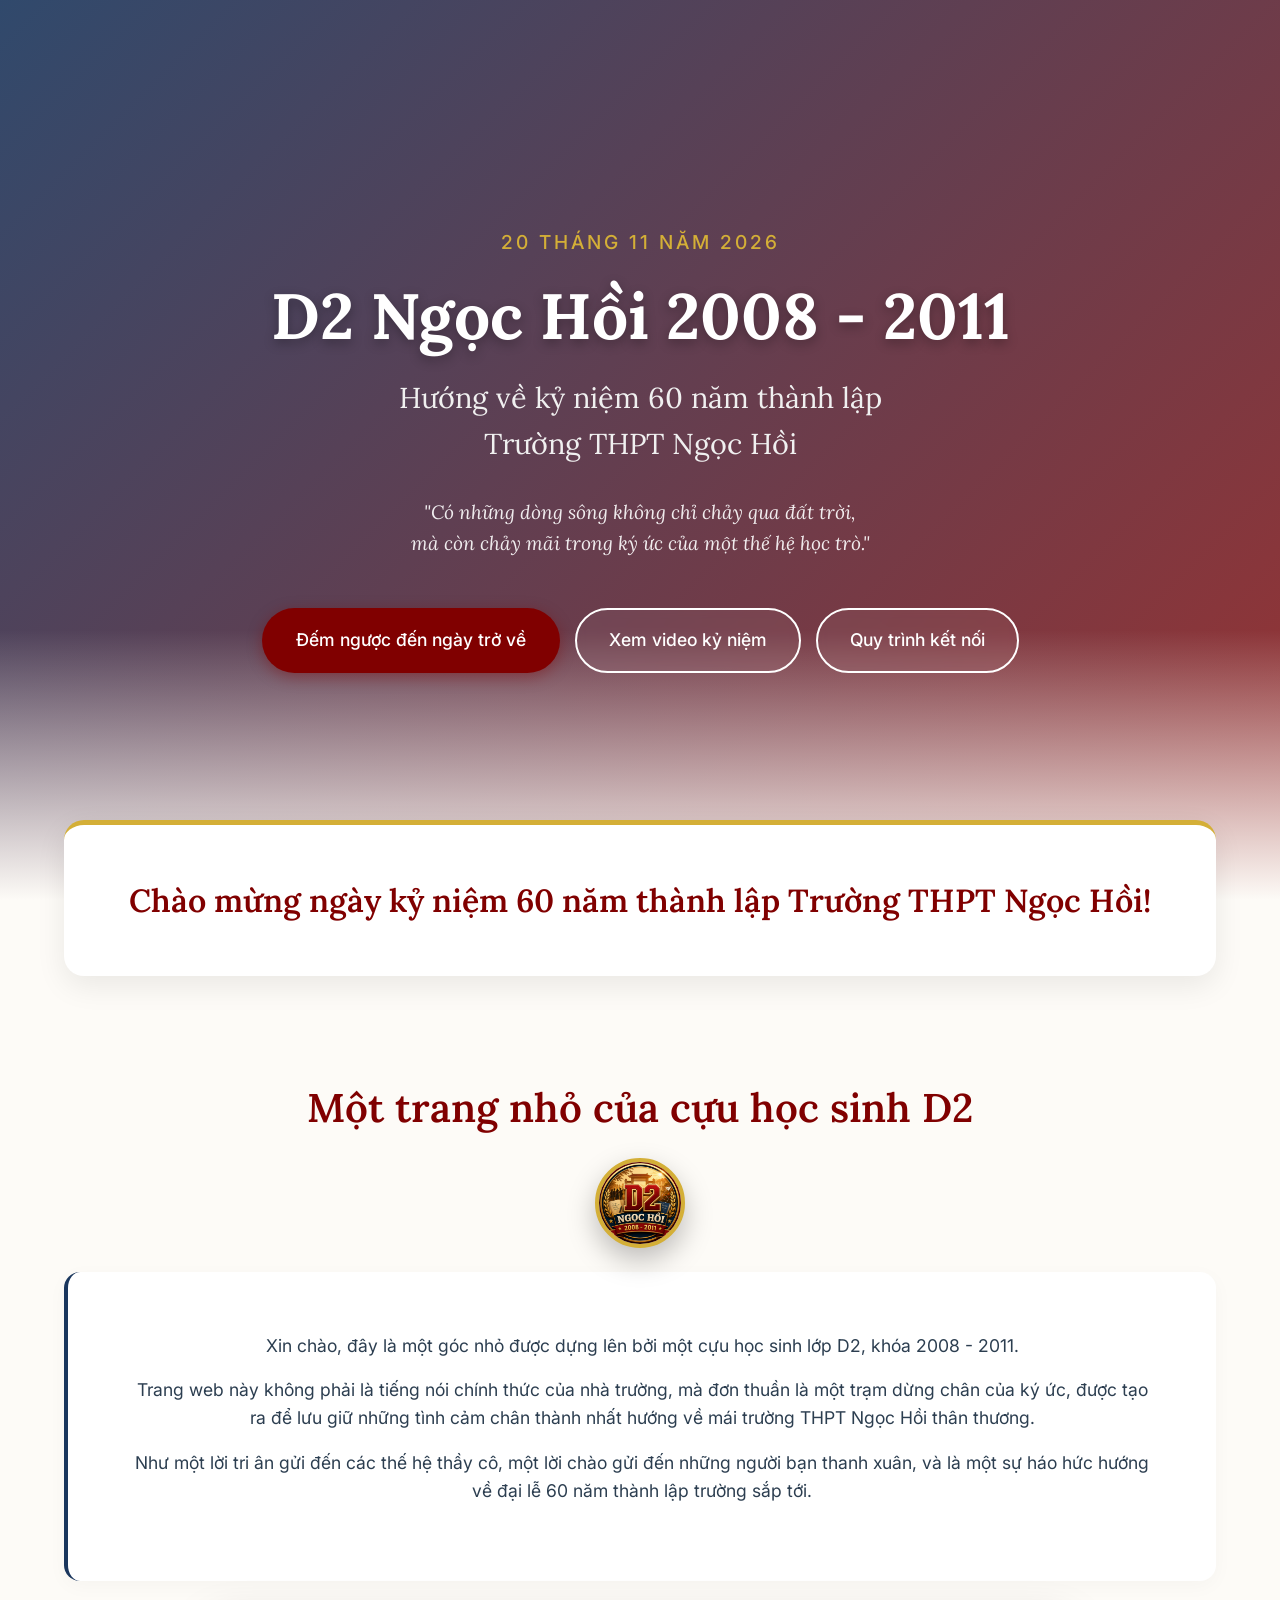
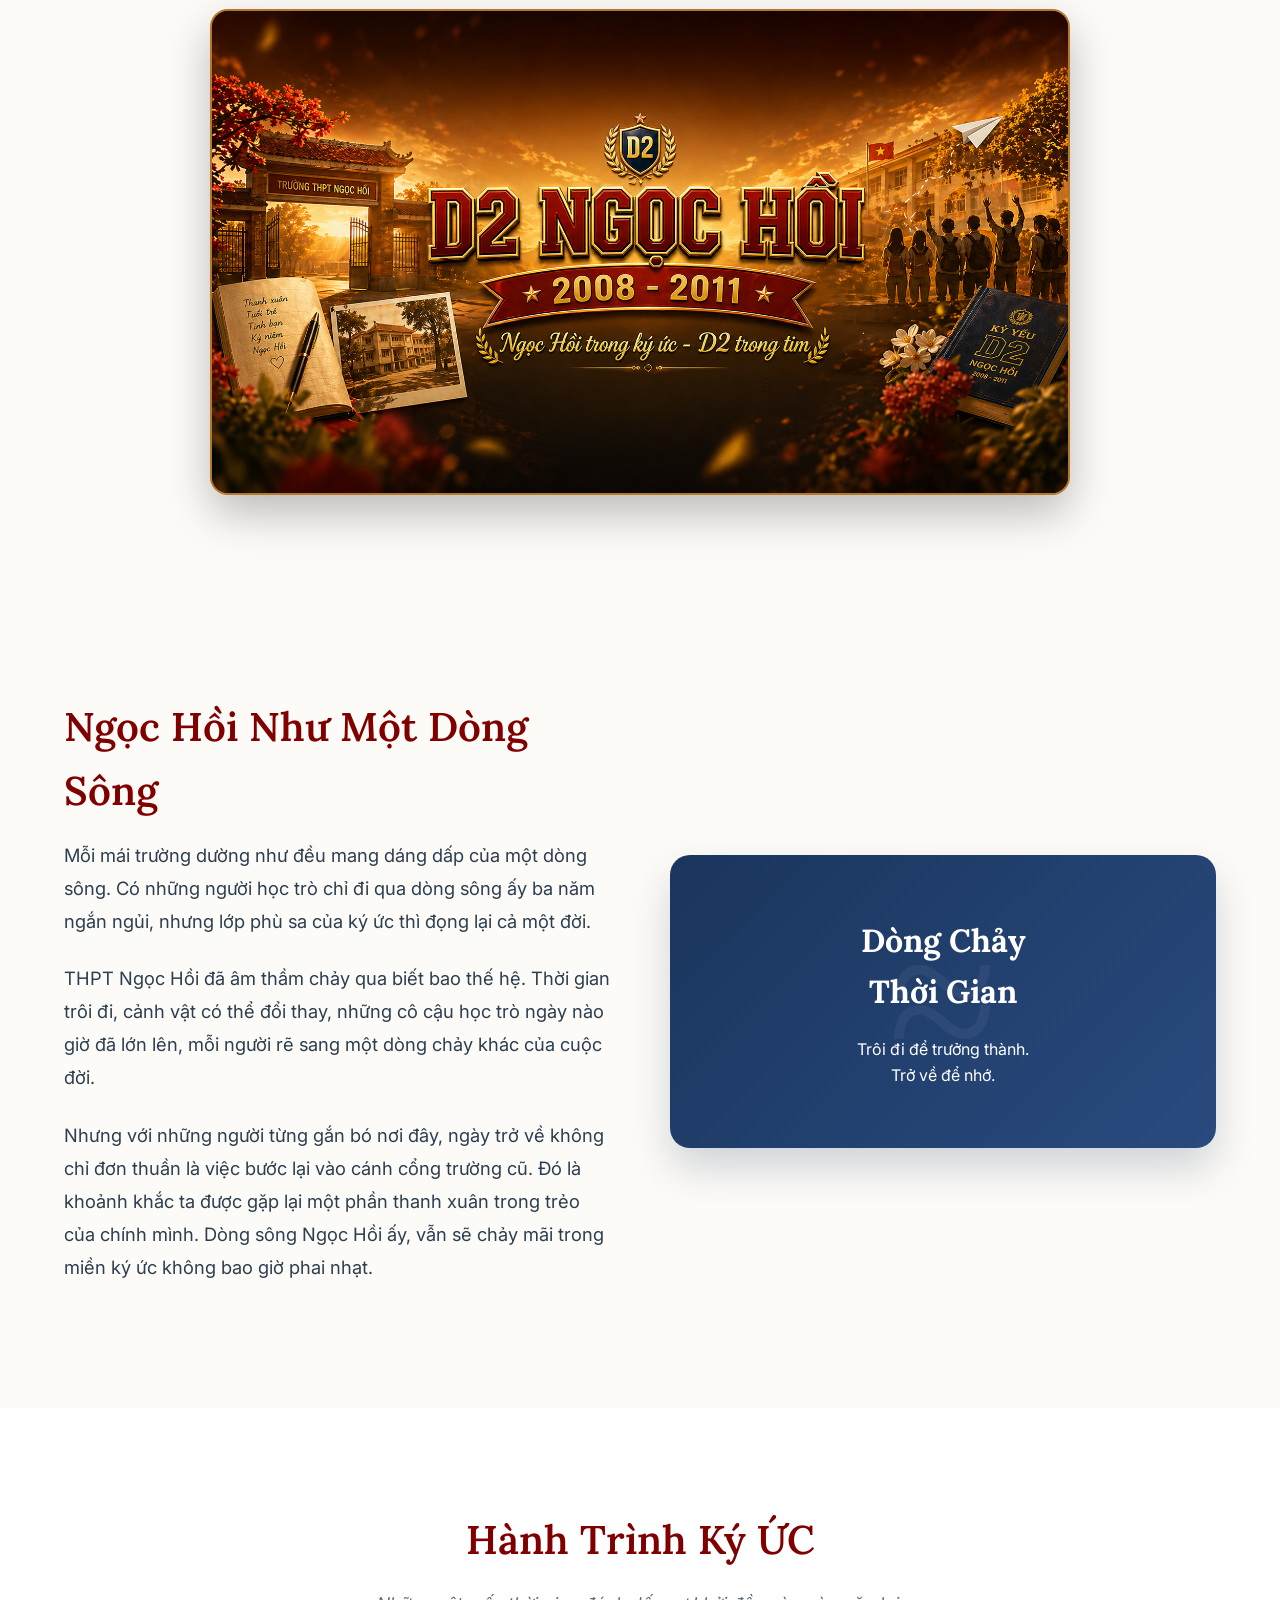
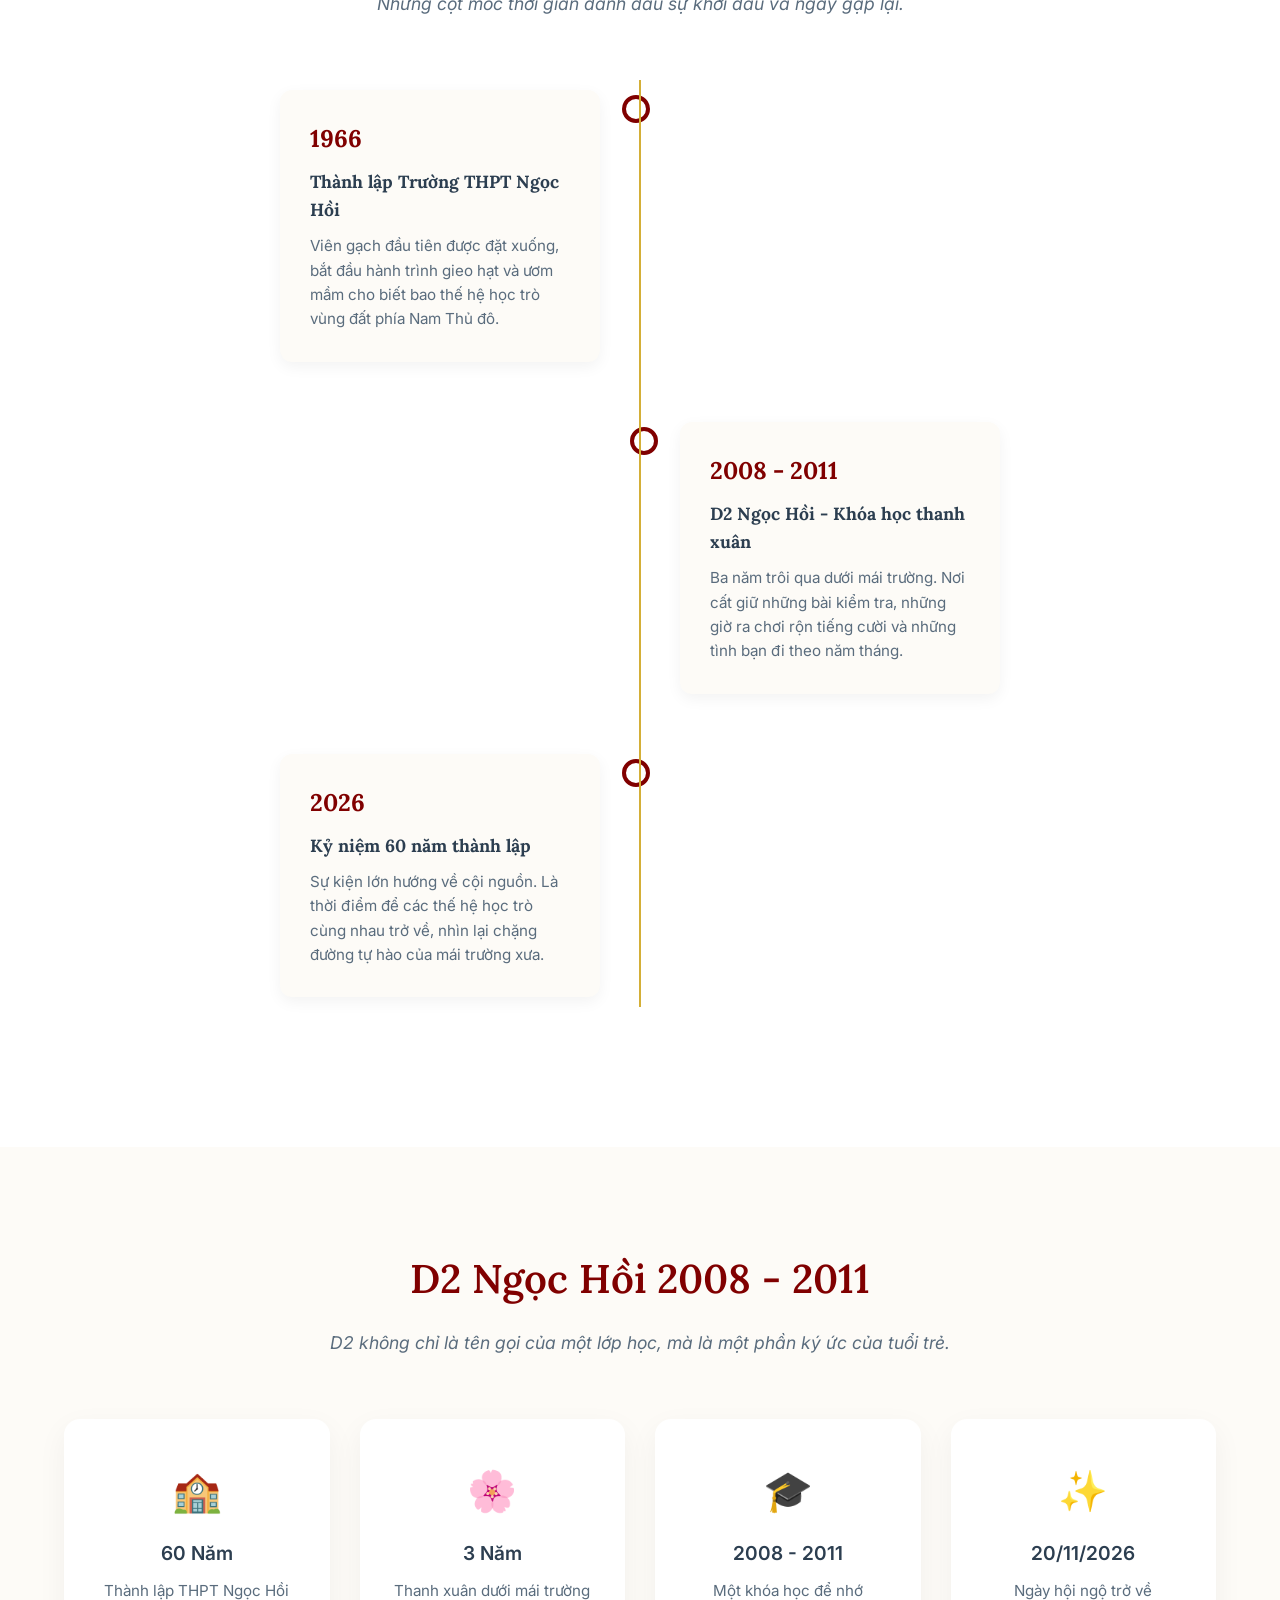
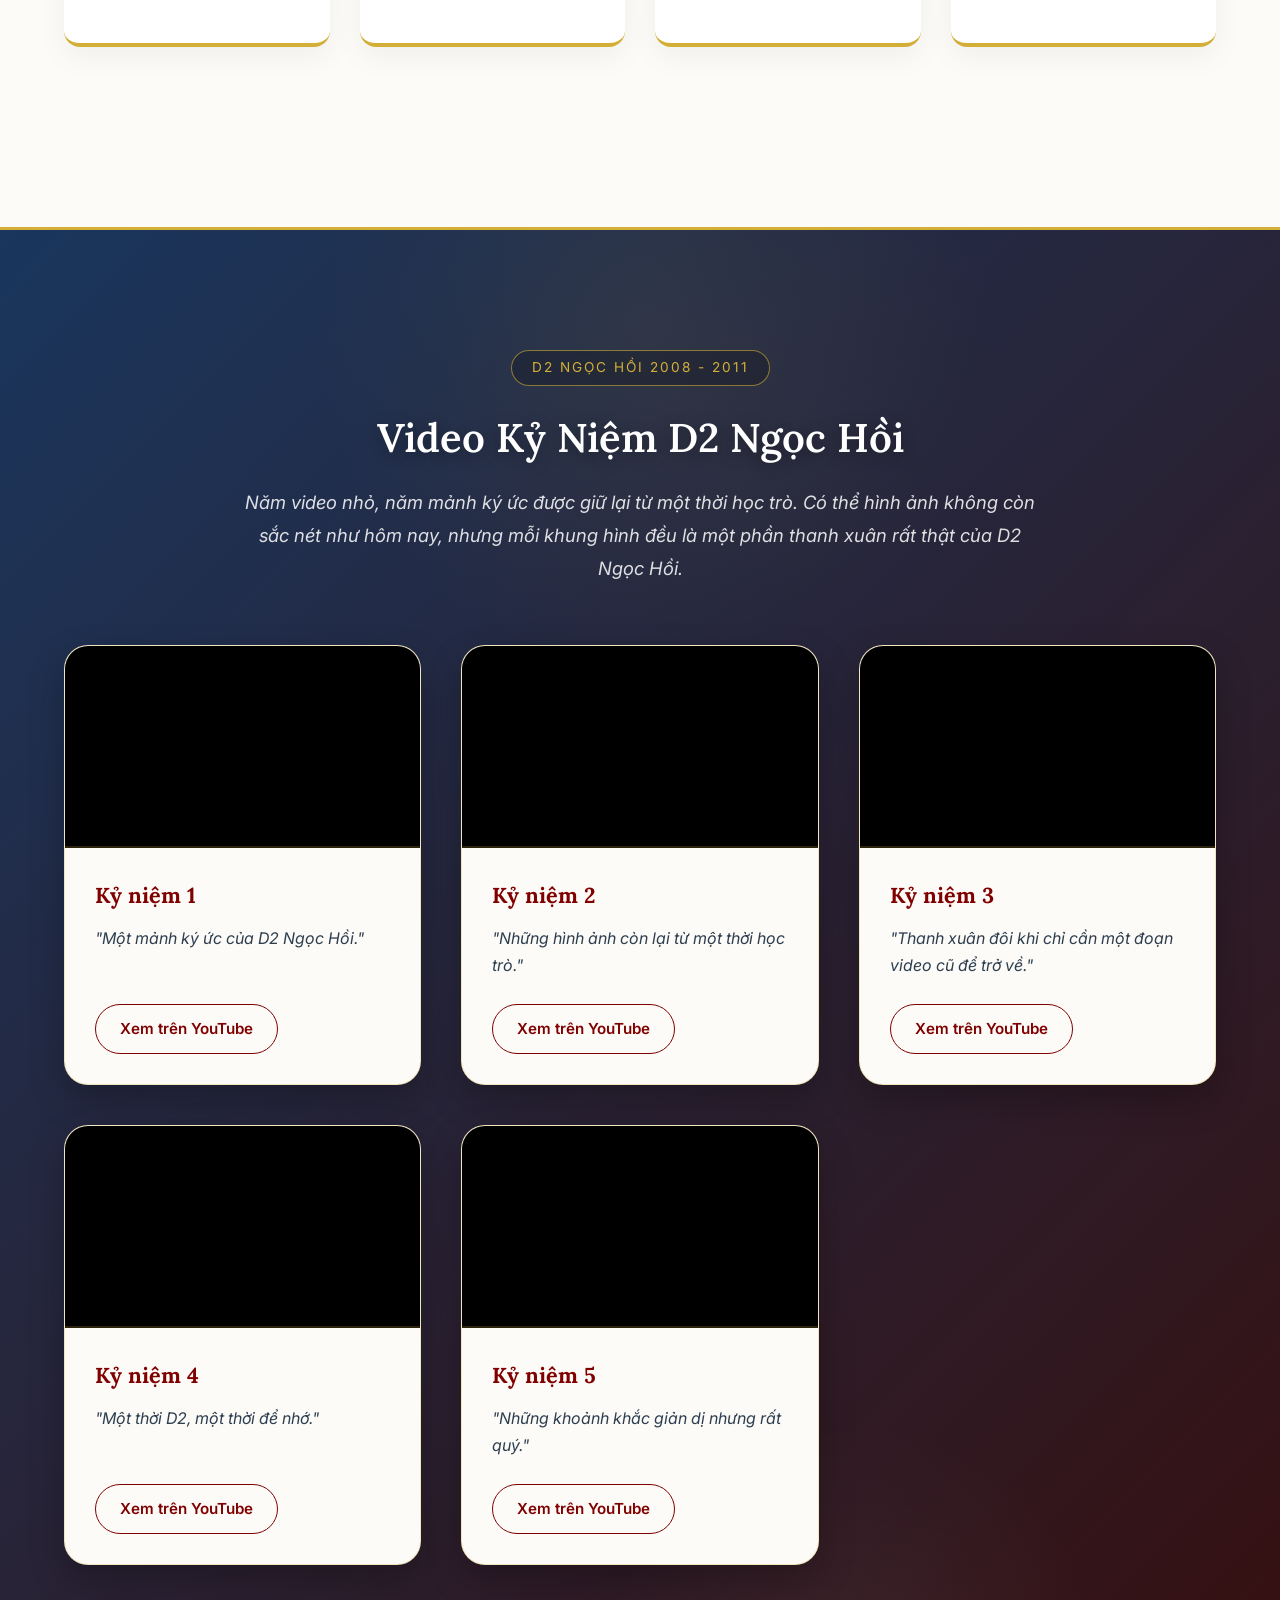
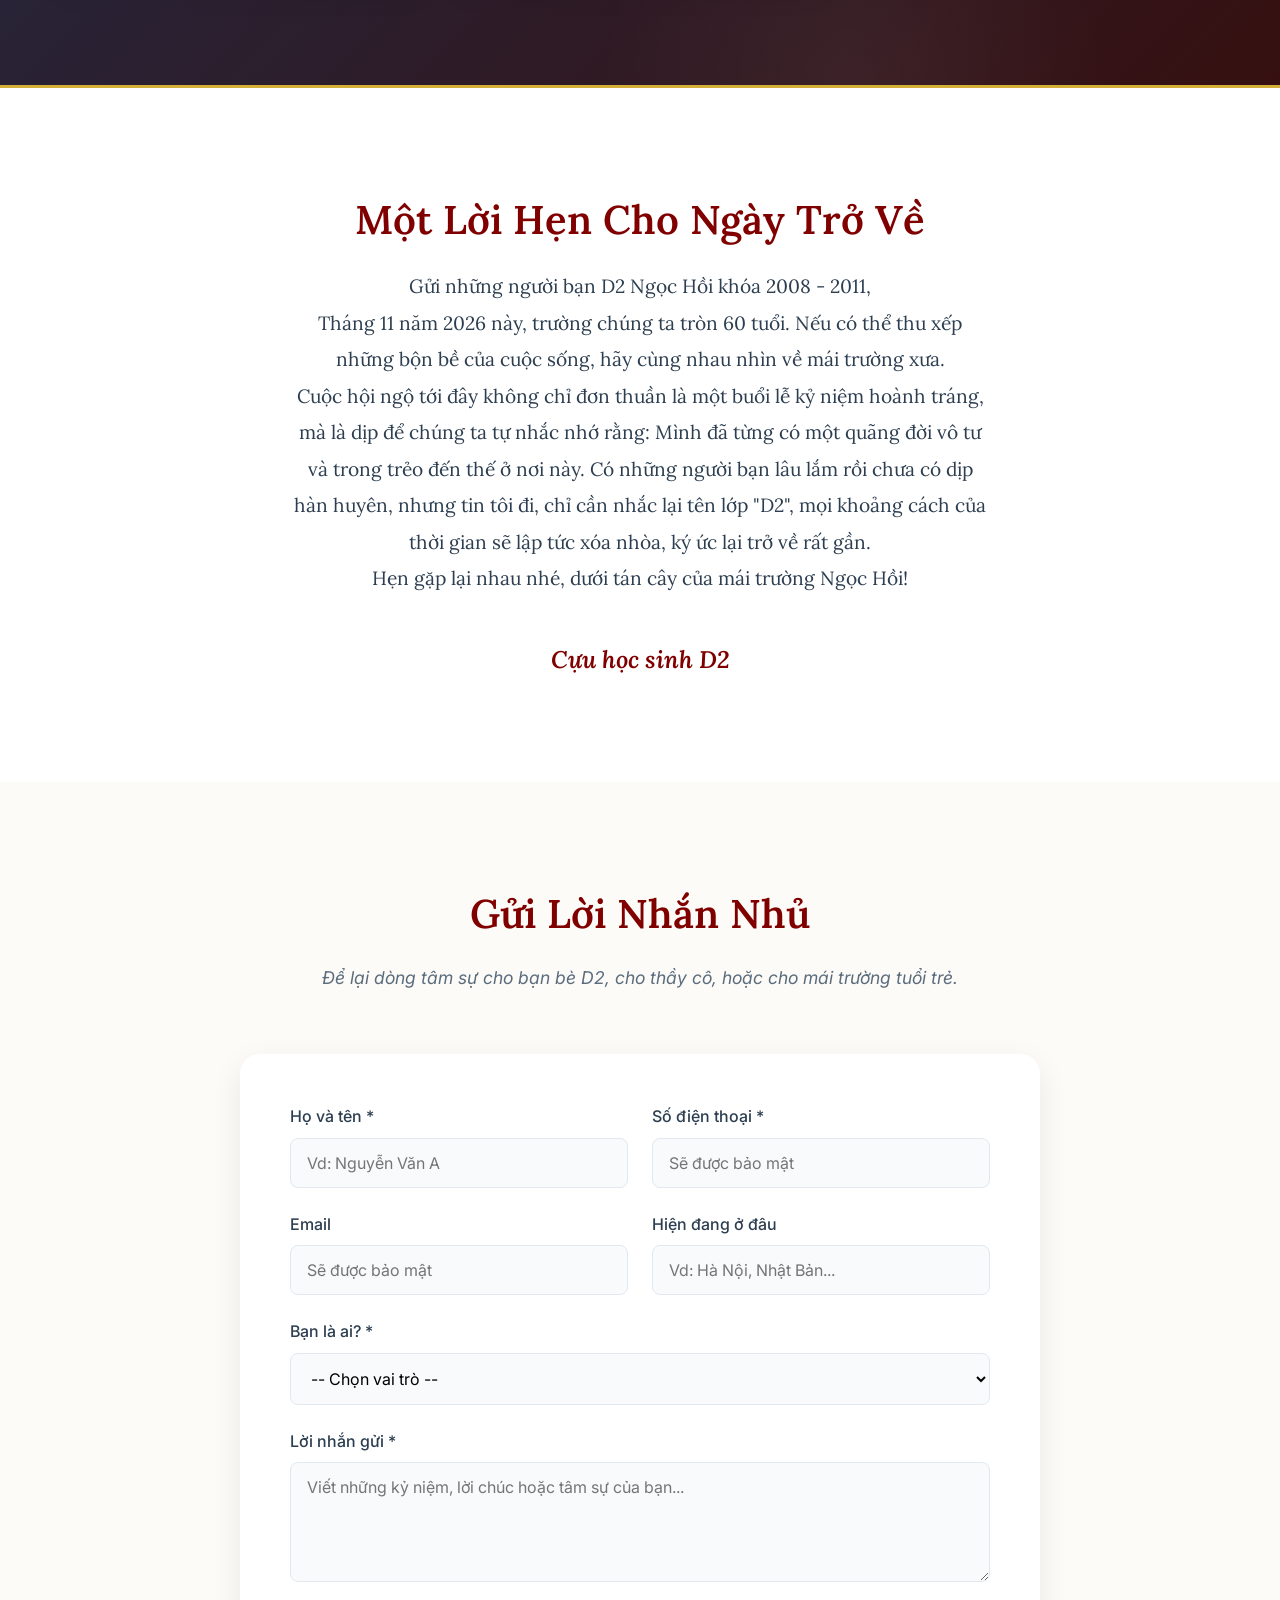
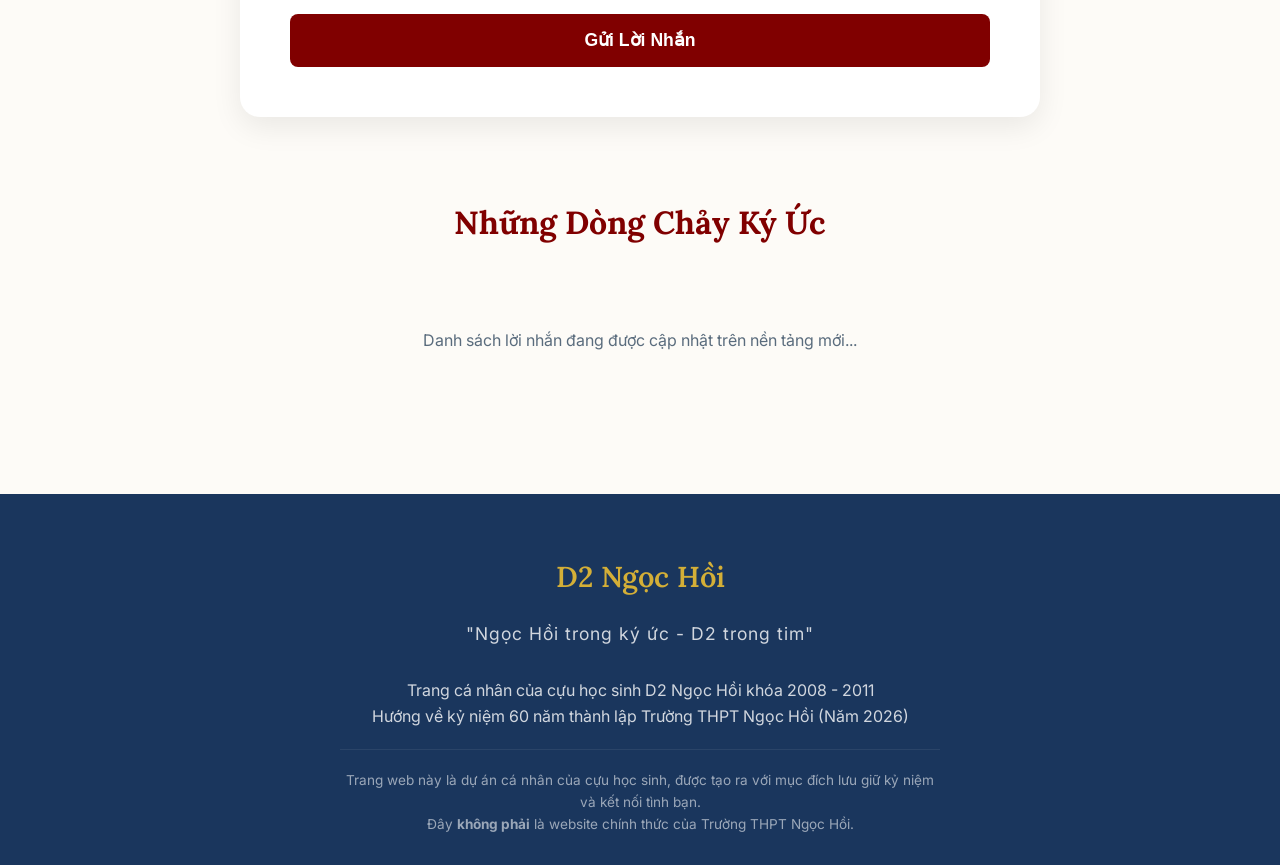
<file: index1.html>
<!DOCTYPE html>
<html lang="vi">
<head>
    <base target="_top">
    <meta charset="UTF-8">
    <meta name="viewport" content="width=device-width, initial-scale=1.0">
    <title>D2 Ngọc Hồi (2008-2011) - 15 Năm Ngày Trở Về</title>
    
    <link rel="preconnect" href="https://fonts.googleapis.com">
    <link rel="preconnect" href="https://fonts.gstatic.com" crossorigin>
    <link href="https://fonts.googleapis.com/css2?family=Inter:wght@300;400;500;600&family=Lora:ital,wght@0,400;0,500;0,600;0,700;1,400&display=swap" rel="stylesheet">

    <link rel="icon" type="image/png" href="https://d2ngochoi.github.io/d2-ngoc-hoi-2008-2011/favicon.png">
    <link rel="apple-touch-icon" href="https://d2ngochoi.github.io/d2-ngoc-hoi-2008-2011/favicon.png">

    <meta property="og:type" content="website">
    <meta property="og:title" content="D2 Ngọc Hồi (2008-2011) - Hướng Về Kỷ Niệm 60 Năm">
    <meta property="og:description" content="Trang ký ức của tập thể lớp D2 khóa 2008 - 2011, hướng về ngày kỷ niệm 60 năm thành lập Trường THPT Ngọc Hồi.">
    <meta property="og:url" content="https://d2ngochoi.github.io/d2-ngoc-hoi-2008-2011/">
    <meta property="og:image" content="https://d2ngochoi.github.io/d2-ngoc-hoi-2008-2011/thumbnail.png">
    <meta property="og:image:width" content="1200">
    <meta property="og:image:height" content="630">

    <meta name="twitter:card" content="summary_large_image">
    <meta name="twitter:title" content="D2 Ngọc Hồi (2008-2011) - Hướng Về Kỷ Niệm 60 Năm">
    <meta name="twitter:description" content="Trang ký ức của tập thể lớp D2 khóa 2008 - 2011, hướng về ngày kỷ niệm 60 năm thành lập Trường THPT Ngọc Hồi.">
    <meta name="twitter:image" content="https://d2ngochoi.github.io/d2-ngoc-hoi-2008-2011/thumbnail.png">
    
    <style>
        /* ================= CƠ BẢN & BIẾN MÀU ================= */
        :root {
            --primary: #800000; /* Đỏ đô */
            --gold: #D4AF37; /* Vàng kim */
            --blue: #1A365D; /* Xanh học đường */
            --vintage: #FDFBF7; /* Giấy cũ/Ký ức */
            --text-dark: #2C3E50;
            --text-light: #5A6C7D;
            --white: #FFFFFF;
            --shadow: 0 10px 30px rgba(0,0,0,0.08);
            --transition: all 0.4s cubic-bezier(0.25, 0.8, 0.25, 1);
        }

        * {
            margin: 0;
            padding: 0;
            box-sizing: border-box;
        }

        html {
            scroll-behavior: smooth;
        }

        body {
            font-family: 'Inter', sans-serif;
            color: var(--text-dark);
            background-color: var(--vintage);
            line-height: 1.6;
            overflow-x: hidden;
        }

        h1, h2, h3, h4, h5, h6, .serif-text {
            font-family: 'Lora', serif;
        }

        a {
            text-decoration: none;
            color: inherit;
        }

        .container {
            max-width: 1200px;
            margin: 0 auto;
            padding: 0 24px;
        }

        .section {
            padding: 100px 0;
            position: relative;
        }

        .section-title {
            text-align: center;
            font-size: 2.5rem;
            color: var(--primary);
            margin-bottom: 16px;
            font-weight: 600;
        }

        .section-subtitle {
            text-align: center;
            font-size: 1.1rem;
            color: var(--text-light);
            margin-bottom: 60px;
            max-width: 800px;
            margin-left: auto;
            margin-right: auto;
            font-style: italic;
            line-height: 1.8;
        }

        /* ================= HIỆU ỨNG FADE IN ================= */
        .fade-in {
            opacity: 0;
            transform: translateY(30px);
            transition: opacity 0.8s ease-out, transform 0.8s ease-out;
        }
        .fade-in.visible {
            opacity: 1;
            transform: translateY(0);
        }

        /* ================= 1. HERO SECTION ================= */
        .hero {
            height: 100vh;
            min-height: 600px;
            display: flex;
            align-items: center;
            justify-content: center;
            text-align: center;
            position: relative;
            background: linear-gradient(135deg, rgba(26, 54, 93, 0.9) 0%, rgba(128, 0, 0, 0.8) 100%), 
                        url('https://images.unsplash.com/photo-1523050854058-8df90110c9f1?q=80&w=2000&auto=format&fit=crop');
            background-size: cover;
            background-position: center;
            background-attachment: fixed;
            color: var(--white);
            overflow: hidden;
        }

        .hero::before {
            content: '';
            position: absolute;
            bottom: 0;
            left: 0;
            width: 100%;
            height: 30%;
            background: linear-gradient(to top, var(--vintage), transparent);
            z-index: 1;
        }

        .hero-content {
            position: relative;
            z-index: 2;
            max-width: 900px;
            padding: 0 20px;
        }

        .hero-date {
            font-size: 1.2rem;
            letter-spacing: 3px;
            text-transform: uppercase;
            color: var(--gold);
            margin-bottom: 20px;
            display: block;
            font-weight: 500;
        }

        .hero-title {
            font-size: 4rem;
            font-weight: 700;
            margin-bottom: 20px;
            text-shadow: 0 4px 12px rgba(0,0,0,0.3);
            line-height: 1.2;
        }

        .hero-subtitle {
            font-size: 1.8rem;
            font-weight: 400;
            margin-bottom: 30px;
            color: #F0F0F0;
        }

        .hero-quote {
            font-size: 1.2rem;
            font-style: italic;
            margin-bottom: 50px;
            opacity: 0.9;
            font-family: 'Lora', serif;
        }

        .hero-buttons {
            display: flex;
            gap: 15px;
            justify-content: center;
            flex-wrap: wrap;
        }

        .btn {
            padding: 16px 32px;
            border-radius: 50px;
            font-size: 1.1rem;
            font-weight: 500;
            cursor: pointer;
            transition: var(--transition);
            border: 2px solid transparent;
        }

        .btn-primary {
            background-color: var(--primary);
            color: var(--white);
            box-shadow: 0 4px 15px rgba(128, 0, 0, 0.4);
        }

        .btn-primary:hover {
            background-color: #A00000;
            transform: translateY(-3px);
            box-shadow: 0 8px 25px rgba(128, 0, 0, 0.5);
        }

        .btn-outline {
            background-color: rgba(255, 255, 255, 0.05);
            color: var(--white);
            border-color: var(--white);
            backdrop-filter: blur(5px);
        }

        .btn-outline:hover {
            background-color: var(--white);
            color: var(--primary);
            transform: translateY(-3px);
        }

        /* ================= 2. COUNTDOWN SECTION ================= */
        .countdown-wrapper {
            background-color: var(--white);
            border-radius: 20px;
            padding: 50px;
            box-shadow: var(--shadow);
            margin-top: -80px;
            position: relative;
            z-index: 10;
            border-top: 5px solid var(--gold);
        }

        .countdown-container {
            display: flex;
            justify-content: center;
            gap: 40px;
            flex-wrap: wrap;
        }

        .countdown-item {
            display: flex;
            flex-direction: column;
            align-items: center;
            min-width: 120px;
        }

        .countdown-number {
            font-size: 4rem;
            font-family: 'Lora', serif;
            font-weight: 700;
            color: var(--primary);
            line-height: 1;
            margin-bottom: 10px;
        }

        .countdown-label {
            font-size: 1rem;
            color: var(--text-light);
            text-transform: uppercase;
            letter-spacing: 2px;
            font-weight: 500;
        }

        .countdown-message {
            display: none;
            text-align: center;
            font-size: 2rem;
            color: var(--primary);
            font-family: 'Lora', serif;
            font-weight: 600;
        }

        /* ================= 3 & 4. TEXT SECTIONS ================= */
        .text-section {
            background-color: var(--vintage);
        }

        .intro-box {
            background: var(--white);
            padding: 60px;
            border-radius: 16px;
            text-align: center;
            box-shadow: 0 5px 20px rgba(0,0,0,0.03);
            border-left: 4px solid var(--blue);
        }

        .intro-box p {
            font-size: 1.1rem;
            margin-bottom: 16px;
            color: var(--text-dark);
        }

        .river-grid {
            display: grid;
            grid-template-columns: 1fr 1fr;
            gap: 60px;
            align-items: center;
        }

        .river-text p {
            font-size: 1.15rem;
            margin-bottom: 24px;
            line-height: 1.8;
        }

        .river-card {
            background: linear-gradient(135deg, var(--blue) 0%, #2A4A7F 100%);
            border-radius: 20px;
            padding: 60px 40px;
            color: var(--white);
            text-align: center;
            position: relative;
            overflow: hidden;
            box-shadow: 0 20px 40px rgba(26, 54, 93, 0.2);
        }

        .river-card::after {
            content: '≈';
            position: absolute;
            font-size: 200px;
            color: rgba(255,255,255,0.05);
            top: 50%;
            left: 50%;
            transform: translate(-50%, -50%);
            font-family: serif;
        }

        .river-card h3 {
            font-size: 2rem;
            margin-bottom: 20px;
            position: relative;
            z-index: 2;
        }

        /* ================= 5. TIMELINE ================= */
        .timeline-section {
            background-color: var(--white);
        }

        .timeline {
            position: relative;
            max-width: 800px;
            margin: 0 auto;
        }

        .timeline::after {
            content: '';
            position: absolute;
            width: 2px;
            background-color: var(--gold);
            top: 0;
            bottom: 0;
            left: 50%;
            margin-left: -1px;
        }

        .timeline-item {
            padding: 10px 40px;
            position: relative;
            background-color: inherit;
            width: 50%;
            margin-bottom: 40px;
        }

        .timeline-item.left { left: 0; }
        .timeline-item.right { left: 50%; }

        .timeline-item::after {
            content: '';
            position: absolute;
            width: 20px;
            height: 20px;
            right: -10px;
            background-color: var(--white);
            border: 4px solid var(--primary);
            top: 15px;
            border-radius: 50%;
            z-index: 1;
        }

        .timeline-item.right::after {
            left: -10px;
        }

        .timeline-content {
            padding: 30px;
            background-color: var(--vintage);
            border-radius: 12px;
            box-shadow: 0 5px 15px rgba(0,0,0,0.05);
            transition: var(--transition);
        }

        .timeline-content:hover {
            transform: translateY(-5px);
            box-shadow: 0 10px 25px rgba(0,0,0,0.1);
        }

        .timeline-year {
            font-family: 'Lora', serif;
            font-size: 1.5rem;
            font-weight: 700;
            color: var(--primary);
            margin-bottom: 10px;
        }

        /* ================= 6 & 7. D2 SECTION & THỐNG KÊ ================= */
        .stats-grid {
            display: grid;
            grid-template-columns: repeat(auto-fit, minmax(250px, 1fr));
            gap: 30px;
            margin-bottom: 80px;
        }

        .stat-card {
            background: var(--white);
            padding: 40px 20px;
            text-align: center;
            border-radius: 16px;
            box-shadow: 0 10px 30px rgba(0,0,0,0.05);
            border-bottom: 4px solid var(--gold);
            transition: var(--transition);
        }

        .stat-card:hover {
            transform: translateY(-10px);
        }

        .stat-icon {
            font-size: 2.5rem;
            color: var(--primary);
            margin-bottom: 15px;
        }

        .stat-title {
            font-size: 1.2rem;
            font-weight: 600;
            margin-bottom: 10px;
        }

        .stat-desc {
            color: var(--text-light);
            font-size: 0.95rem;
        }

        /* ================= VIDEO SECTION CAO CẤP ================= */
        .video-section {
            background: linear-gradient(135deg, #1A365D 0%, #361010 100%);
            position: relative;
            overflow: hidden;
            border-top: 3px solid var(--gold);
            border-bottom: 3px solid var(--gold);
            padding: 120px 0;
        }

        .video-section::before {
            content: '';
            position: absolute;
            top: -20%;
            left: 20%;
            width: 800px;
            height: 800px;
            background: radial-gradient(circle, rgba(212, 175, 55, 0.08) 0%, transparent 60%);
            border-radius: 50%;
            pointer-events: none;
            z-index: 0;
        }

        .video-section::after {
            content: '';
            position: absolute;
            bottom: -20%;
            right: 10%;
            width: 600px;
            height: 600px;
            background: radial-gradient(circle, rgba(255, 255, 255, 0.05) 0%, transparent 60%);
            border-radius: 50%;
            pointer-events: none;
            z-index: 0;
        }

        .video-section .container {
            position: relative;
            z-index: 2;
        }

        .video-header {
            text-align: center;
            margin-bottom: 60px;
        }

        .video-label {
            display: inline-block;
            padding: 6px 20px;
            border: 1px solid rgba(212, 175, 55, 0.6);
            border-radius: 50px;
            color: var(--gold);
            font-size: 0.85rem;
            letter-spacing: 2px;
            text-transform: uppercase;
            margin-bottom: 20px;
            background: rgba(0, 0, 0, 0.2);
            backdrop-filter: blur(4px);
        }

        .video-section .section-title {
            color: var(--white);
            text-shadow: 0 4px 15px rgba(0,0,0,0.3);
        }

        .video-section .section-subtitle {
            color: rgba(255, 255, 255, 0.85);
            font-size: 1.15rem;
            margin-bottom: 0;
        }

        .video-grid {
            display: grid;
            grid-template-columns: repeat(auto-fit, minmax(340px, 1fr));
            gap: 40px;
        }

        .video-card {
            background: var(--vintage);
            border-radius: 24px;
            overflow: hidden;
            box-shadow: 0 15px 35px rgba(0,0,0,0.25);
            border: 1px solid rgba(212, 175, 55, 0.3);
            transition: all 0.5s cubic-bezier(0.25, 0.8, 0.25, 1);
            display: flex;
            flex-direction: column;
        }

        .video-card:hover {
            transform: translateY(-12px);
            border-color: var(--gold);
            box-shadow: 0 25px 50px rgba(0,0,0,0.4), 0 0 20px rgba(212, 175, 55, 0.2);
        }

        .video-wrapper {
            position: relative;
            padding-bottom: 56.25%;
            height: 0;
            overflow: hidden;
            background-color: #000;
            border-bottom: 2px solid rgba(212, 175, 55, 0.2);
        }

        .video-wrapper iframe {
            position: absolute;
            top: 0;
            left: 0;
            width: 100%;
            height: 100%;
            border: 0;
        }

        .video-info {
            padding: 30px;
            flex-grow: 1;
            display: flex;
            flex-direction: column;
        }

        .video-title {
            font-family: 'Lora', serif;
            font-size: 1.35rem;
            color: var(--primary);
            margin-bottom: 12px;
            font-weight: 700;
        }

        .video-desc {
            color: var(--text-dark);
            font-size: 1rem;
            margin-bottom: 25px;
            flex-grow: 1;
            line-height: 1.7;
            font-style: italic;
        }

        .btn-youtube {
            align-self: flex-start;
            display: inline-flex;
            align-items: center;
            padding: 12px 24px;
            background-color: transparent;
            color: var(--primary);
            border: 1.5px solid var(--primary);
            border-radius: 50px;
            font-size: 0.95rem;
            font-weight: 600;
            transition: var(--transition);
            text-decoration: none;
        }

        .btn-youtube:hover {
            background-color: var(--primary);
            color: var(--white);
            box-shadow: 0 5px 15px rgba(128, 0, 0, 0.3);
            transform: translateX(5px);
        }

        /* ================= 9. FORM & LỜI NHẮN ================= */
        .form-section {
            background-color: var(--vintage);
            position: relative;
        }

        .form-container {
            max-width: 800px;
            margin: 0 auto;
            background: var(--white);
            padding: 50px;
            border-radius: 20px;
            box-shadow: var(--shadow);
        }

        .form-group {
            margin-bottom: 24px;
        }

        .form-row {
            display: grid;
            grid-template-columns: 1fr 1fr;
            gap: 24px;
        }

        label {
            display: block;
            margin-bottom: 8px;
            font-weight: 500;
            color: var(--text-dark);
        }

        input, select, textarea {
            width: 100%;
            padding: 14px 16px;
            border: 1px solid #E2E8F0;
            border-radius: 8px;
            font-family: 'Inter', sans-serif;
            font-size: 1rem;
            transition: border-color 0.3s;
            background-color: #F8FAFC;
        }

        input:focus, select:focus, textarea:focus {
            outline: none;
            border-color: var(--primary);
            background-color: var(--white);
        }

        textarea {
            resize: vertical;
            min-height: 120px;
        }

        .btn-submit {
            width: 100%;
            padding: 16px;
            background-color: var(--primary);
            color: var(--white);
            border: none;
            border-radius: 8px;
            font-size: 1.1rem;
            font-weight: 600;
            cursor: pointer;
            transition: var(--transition);
            display: flex;
            justify-content: center;
            align-items: center;
        }

        .btn-submit:hover {
            background-color: #A00000;
        }

        .spinner {
            display: none;
            width: 24px;
            height: 24px;
            border: 3px solid rgba(255,255,255,0.3);
            border-radius: 50%;
            border-top-color: var(--white);
            animation: spin 1s ease-in-out infinite;
            margin-left: 10px;
        }

        @keyframes spin {
            to { transform: rotate(360deg); }
        }

        /* ================= 10. DANH SÁCH LỜI NHẮN ================= */
        .messages-grid {
            display: grid;
            grid-template-columns: repeat(auto-fill, minmax(300px, 1fr));
            gap: 24px;
            margin-top: 40px;
        }

        .message-card {
            background: var(--white);
            padding: 30px;
            border-radius: 16px;
            box-shadow: 0 4px 15px rgba(0,0,0,0.05);
            border-top: 3px solid var(--blue);
            display: flex;
            flex-direction: column;
        }

        .msg-header {
            margin-bottom: 15px;
            padding-bottom: 15px;
            border-bottom: 1px dashed #E2E8F0;
        }

        .msg-name {
            font-family: 'Lora', serif;
            font-weight: 600;
            font-size: 1.2rem;
            color: var(--primary);
        }

        .msg-meta {
            font-size: 0.85rem;
            color: var(--text-light);
            margin-top: 5px;
        }

        .msg-content {
            font-style: italic;
            flex-grow: 1;
            color: var(--text-dark);
            line-height: 1.7;
        }

        .msg-empty {
            grid-column: 1 / -1;
            text-align: center;
            padding: 40px;
            font-style: italic;
            color: var(--text-light);
            background: var(--white);
            border-radius: 12px;
        }

        .loading-msgs {
            text-align: center;
            padding: 40px;
            color: var(--text-light);
            grid-column: 1 / -1;
        }

        /* ================= 11. THƯ NGỎ & FOOTER ================= */
        .letter-section {
            background-color: var(--white);
            text-align: center;
        }

        .letter-content {
            max-width: 700px;
            margin: 0 auto;
            font-family: 'Lora', serif;
            font-size: 1.2rem;
            line-height: 1.9;
            color: var(--text-dark);
        }

        .signature {
            margin-top: 40px;
            font-size: 1.5rem;
            font-weight: 600;
            color: var(--primary);
            font-style: italic;
        }

        footer {
            background-color: var(--blue);
            color: rgba(255,255,255,0.8);
            padding: 60px 20px 30px;
            text-align: center;
        }

        .footer-logo {
            font-family: 'Lora', serif;
            font-size: 1.8rem;
            color: var(--gold);
            margin-bottom: 20px;
            font-weight: 600;
        }

        .footer-motto {
            font-size: 1.1rem;
            margin-bottom: 30px;
            letter-spacing: 1px;
        }

        .disclaimer {
            font-size: 0.85rem;
            opacity: 0.7;
            border-top: 1px solid rgba(255,255,255,0.1);
            padding-top: 20px;
            max-width: 600px;
            margin: 0 auto;
        }

        /* Toast Notification */
        #toast {
            visibility: hidden;
            min-width: 250px;
            background-color: #4CAF50;
            color: #fff;
            text-align: center;
            border-radius: 8px;
            padding: 16px;
            position: fixed;
            z-index: 1000;
            left: 50%;
            bottom: 30px;
            transform: translateX(-50%);
            box-shadow: 0 4px 12px rgba(0,0,0,0.15);
            font-weight: 500;
        }
        #toast.show {
            visibility: visible;
            animation: fadein 0.5s, fadeout 0.5s 4.5s;
        }
        #toast.error {
            background-color: #F44336;
        }

        @keyframes fadein {
            from {bottom: 0; opacity: 0;}
            to {bottom: 30px; opacity: 1;}
        }
        @keyframes fadeout {
            from {bottom: 30px; opacity: 1;}
            to {bottom: 0; opacity: 0;}
        }

        /* ================= RESPONSIVE ================= */
        @media screen and (max-width: 768px) {
            .hero-title { font-size: 2.5rem; }
            .hero-subtitle { font-size: 1.3rem; }
            .hero-buttons { flex-direction: column; width: 100%; max-width: 300px; margin: 0 auto; }
            .btn { width: 100%; }
            .river-grid { grid-template-columns: 1fr; gap: 40px; }
            .timeline::after { left: 31px; }
            .timeline-item { width: 100%; padding-left: 70px; padding-right: 0; }
            .timeline-item.right { left: 0; }
            .timeline-item::after, .timeline-item.right::after { left: 21px; }
            .form-row { grid-template-columns: 1fr; }
            .countdown-wrapper { padding: 30px 20px; }
            .countdown-container { gap: 20px; }
            .countdown-number { font-size: 2.5rem; }
            .countdown-item { min-width: 70px; }
            .video-section { padding: 80px 0; }
            .video-grid { grid-template-columns: 1fr; }
        }
    </style>
</head>
<body>

    <header class="hero">
        <div class="hero-content fade-in">
            <span class="hero-date">20 tháng 11 năm 2026</span>
            <h1 class="hero-title">D2 Ngọc Hồi 2008 - 2011</h1>
            <h2 class="hero-subtitle">Hướng về kỷ niệm 60 năm thành lập <br>Trường THPT Ngọc Hồi</h2>
            <p class="hero-quote">"Có những dòng sông không chỉ chảy qua đất trời,<br>mà còn chảy mãi trong ký ức của một thế hệ học trò."</p>
            <div class="hero-buttons">
                <a href="#countdown" class="btn btn-primary">Đếm ngược đến ngày trở về</a>
                <a href="#video-ky-niem" class="btn btn-outline">Xem video kỷ niệm</a>
                <a href="quy-trinh-ket-noi.html" class="btn btn-outline">Quy trình kết nối</a>
            </div>
        </div>
    </header>

    <div class="container" id="countdown">
        <div class="countdown-wrapper fade-in">
            <div class="countdown-container" id="countdown-timer">
                <div class="countdown-item">
                    <span class="countdown-number" id="days">00</span>
                    <span class="countdown-label">Ngày</span>
                </div>
                <div class="countdown-item">
                    <span class="countdown-number" id="hours">00</span>
                    <span class="countdown-label">Giờ</span>
                </div>
                <div class="countdown-item">
                    <span class="countdown-number" id="minutes">00</span>
                    <span class="countdown-label">Phút</span>
                </div>
                <div class="countdown-item">
                    <span class="countdown-number" id="seconds">00</span>
                    <span class="countdown-label">Giây</span>
                </div>
            </div>
            <div class="countdown-message" id="countdown-message">
                Chào mừng ngày kỷ niệm 60 năm thành lập Trường THPT Ngọc Hồi!
            </div>
        </div>
    </div>

    <section class="section text-section">
        <div class="container fade-in">
            <h2 class="section-title">Một trang nhỏ của cựu học sinh D2</h2>
            <div style="display:flex; justify-content:center; margin:18px 0 24px;">
                <img 
                    src="./avatar.png?v=3" 
                    alt="D2 Ngọc Hồi Avatar"
                    style="width:90px; height:90px; border-radius:50%; object-fit:cover; border:4px solid #d4af37; box-shadow:0 12px 28px rgba(0,0,0,0.25); background:#fff; display:block;"
                >
            </div>
            <div class="intro-box">
                <p>Xin chào, đây là một góc nhỏ được dựng lên bởi một cựu học sinh lớp D2, khóa 2008 - 2011.</p>
                <p>Trang web này không phải là tiếng nói chính thức của nhà trường, mà đơn thuần là một trạm dừng chân của ký ức, được tạo ra để lưu giữ những tình cảm chân thành nhất hướng về mái trường THPT Ngọc Hồi thân thương.</p>
                <p>Như một lời tri ân gửi đến các thế hệ thầy cô, một lời chào gửi đến những người bạn thanh xuân, và là một sự háo hức hướng về đại lễ 60 năm thành lập trường sắp tới.</p>
            </div>
            <div style="width:min(92%, 860px); margin:28px auto 0; border-radius:18px; overflow:hidden; border:2px solid rgba(212,175,55,0.65); box-shadow:0 18px 45px rgba(0,0,0,0.26); background:#7a0f16;">
                <img 
                    src="./banner.png?v=3" 
                    alt="D2 Ngọc Hồi Banner"
                    style="width:100%; height:auto; display:block; object-fit:contain;"
                >
            </div>
        </div>
    </section>

    <section class="section">
        <div class="container">
            <div class="river-grid">
                <div class="river-text fade-in">
                    <h2 class="section-title" style="text-align: left;">Ngọc Hồi Như Một Dòng Sông</h2>
                    <p>Mỗi mái trường dường như đều mang dáng dấp của một dòng sông. Có những người học trò chỉ đi qua dòng sông ấy ba năm ngắn ngủi, nhưng lớp phù sa của ký ức thì đọng lại cả một đời.</p>
                    <p>THPT Ngọc Hồi đã âm thầm chảy qua biết bao thế hệ. Thời gian trôi đi, cảnh vật có thể đổi thay, những cô cậu học trò ngày nào giờ đã lớn lên, mỗi người rẽ sang một dòng chảy khác của cuộc đời.</p>
                    <p>Nhưng với những người từng gắn bó nơi đây, ngày trở về không chỉ đơn thuần là việc bước lại vào cánh cổng trường cũ. Đó là khoảnh khắc ta được gặp lại một phần thanh xuân trong trẻo của chính mình. Dòng sông Ngọc Hồi ấy, vẫn sẽ chảy mãi trong miền ký ức không bao giờ phai nhạt.</p>
                </div>
                <div class="river-card fade-in">
                    <h3>Dòng Chảy<br>Thời Gian</h3>
                    <p style="position: relative; z-index: 2; margin-top: 20px;">Trôi đi để trưởng thành.<br>Trở về để nhớ.</p>
                </div>
            </div>
        </div>
    </section>

    <section class="section timeline-section">
        <div class="container">
            <h2 class="section-title">Hành Trình Ký ỨC</h2>
            <p class="section-subtitle">Những cột mốc thời gian đánh dấu sự khởi đầu và ngày gặp lại.</p>
            
            <div class="timeline">
                <div class="timeline-item left fade-in">
                    <div class="timeline-content">
                        <div class="timeline-year">1966</div>
                        <h4 style="font-size: 1.1rem; margin-bottom: 10px;">Thành lập Trường THPT Ngọc Hồi</h4>
                        <p style="color: var(--text-light); font-size: 0.95rem;">Viên gạch đầu tiên được đặt xuống, bắt đầu hành trình gieo hạt và ươm mầm cho biết bao thế hệ học trò vùng đất phía Nam Thủ đô.</p>
                    </div>
                </div>
                
                <div class="timeline-item right fade-in">
                    <div class="timeline-content">
                        <div class="timeline-year">2008 - 2011</div>
                        <h4 style="font-size: 1.1rem; margin-bottom: 10px;">D2 Ngọc Hồi - Khóa học thanh xuân</h4>
                        <p style="color: var(--text-light); font-size: 0.95rem;">Ba năm trôi qua dưới mái trường. Nơi cất giữ những bài kiểm tra, những giờ ra chơi rộn tiếng cười và những tình bạn đi theo năm tháng.</p>
                    </div>
                </div>

                <div class="timeline-item left fade-in">
                    <div class="timeline-content">
                        <div class="timeline-year">2026</div>
                        <h4 style="font-size: 1.1rem; margin-bottom: 10px;">Kỷ niệm 60 năm thành lập</h4>
                        <p style="color: var(--text-light); font-size: 0.95rem;">Sự kiện lớn hướng về cội nguồn. Là thời điểm để các thế hệ học trò cùng nhau trở về, nhìn lại chặng đường tự hào của mái trường xưa.</p>
                    </div>
                </div>
            </div>
        </div>
    </section>

    <section class="section text-section" id="d2-memory">
        <div class="container">
            <h2 class="section-title">D2 Ngọc Hồi 2008 - 2011</h2>
            <p class="section-subtitle">D2 không chỉ là tên gọi của một lớp học, mà là một phần ký ức của tuổi trẻ.</p>

            <div class="stats-grid fade-in">
                <div class="stat-card">
                    <div class="stat-icon">🏫</div>
                    <div class="stat-title">60 Năm</div>
                    <div class="stat-desc">Thành lập THPT Ngọc Hồi</div>
                </div>
                <div class="stat-card">
                    <div class="stat-icon">🌸</div>
                    <div class="stat-title">3 Năm</div>
                    <div class="stat-desc">Thanh xuân dưới mái trường</div>
                </div>
                <div class="stat-card">
                    <div class="stat-icon">🎓</div>
                    <div class="stat-title">2008 - 2011</div>
                    <div class="stat-desc">Một khóa học để nhớ</div>
                </div>
                <div class="stat-card">
                    <div class="stat-icon">✨</div>
                    <div class="stat-title">20/11/2026</div>
                    <div class="stat-desc">Ngày hội ngộ trở về</div>
                </div>
            </div>
        </div>
    </section>

    <section class="video-section" id="video-ky-niem">
        <div class="container">
            <div class="video-header fade-in">
                <div class="video-label">D2 Ngọc Hồi 2008 - 2011</div>
                <h2 class="section-title">Video Kỷ Niệm D2 Ngọc Hồi</h2>
                <p class="section-subtitle">Năm video nhỏ, năm mảnh ký ức được giữ lại từ một thời học trò. Có thể hình ảnh không còn sắc nét như hôm nay, nhưng mỗi khung hình đều là một phần thanh xuân rất thật của D2 Ngọc Hồi.</p>
            </div>
            
            <div class="video-grid" id="video-container"></div>
        </div>
    </section>

    <section class="section letter-section">
        <div class="container fade-in">
            <h2 class="section-title">Một Lời Hẹn Cho Ngày Trở Về</h2>
            <div class="letter-content">
                <p>Gửi những người bạn D2 Ngọc Hồi khóa 2008 - 2011,</p>
                <p>Tháng 11 năm 2026 này, trường chúng ta tròn 60 tuổi. Nếu có thể thu xếp những bộn bề của cuộc sống, hãy cùng nhau nhìn về mái trường xưa.</p>
                <p>Cuộc hội ngộ tới đây không chỉ đơn thuần là một buổi lễ kỷ niệm hoành tráng, mà là dịp để chúng ta tự nhắc nhớ rằng: Mình đã từng có một quãng đời vô tư và trong trẻo đến thế ở nơi này. Có những người bạn lâu lắm rồi chưa có dịp hàn huyên, nhưng tin tôi đi, chỉ cần nhắc lại tên lớp "D2", mọi khoảng cách của thời gian sẽ lập tức xóa nhòa, ký ức lại trở về rất gần.</p>
                <p>Hẹn gặp lại nhau nhé, dưới tán cây của mái trường Ngọc Hồi!</p>
                <div class="signature">Cựu học sinh D2</div>
            </div>
        </div>
    </section>

    <section class="section form-section" id="loi-nhan">
        <div class="container">
            <h2 class="section-title">Gửi Lời Nhắn Nhủ</h2>
            <p class="section-subtitle">Để lại dòng tâm sự cho bạn bè D2, cho thầy cô, hoặc cho mái trường tuổi trẻ.</p>

            <div class="form-container fade-in">
                <iframe name="hidden_iframe" id="hidden_iframe" style="display:none;"></iframe>

                <form
                    id="messageForm"
                    method="POST"
                    action="https://script.google.com/macros/s/AKfycbymLtmJELGKoE2RCqPFuD9B6uWkIKLaJFRmRZRNpyD9JfI6sPpFhWsTwB37PqttVKk8/exec"
                    target="hidden_iframe"
                >                    
                    <div class="form-row">
                        <div class="form-group">
                            <label for="name">Họ và tên *</label>
                            <input type="text" id="name" name="name" required placeholder="Vd: Nguyễn Văn A">
                        </div>
                        <div class="form-group">
                            <label for="phone">Số điện thoại *</label>
                            <input type="tel" id="phone" name="phone" required placeholder="Sẽ được bảo mật">
                        </div>
                    </div>
                    
                    <div class="form-row">
                        <div class="form-group">
                            <label for="email">Email</label>
                            <input type="email" id="email" name="email" placeholder="Sẽ được bảo mật">
                        </div>
                        <div class="form-group">
                            <label for="location">Hiện đang ở đâu</label>
                            <input type="text" id="location" name="location" placeholder="Vd: Hà Nội, Nhật Bản...">
                        </div>
                    </div>

                    <div class="form-group">
                        <label for="role">Bạn là ai? *</label>
                        <select id="role" name="role" required>
                            <option value="">-- Chọn vai trò --</option>
                            <option value="Cựu học sinh D2">Cựu học sinh D2</option>
                            <option value="Cựu học sinh Ngọc Hồi">Cựu học sinh Ngọc Hồi khóa khác</option>
                            <option value="Giáo viên">Giáo viên</option>
                            <option value="Bạn bè / Khách mời">Bạn bè / Khách mời</option>
                        </select>
                    </div>

                    <div class="form-group">
                        <label for="message">Lời nhắn gửi *</label>
                        <textarea id="message" name="message" required placeholder="Viết những kỷ niệm, lời chúc hoặc tâm sự của bạn..."></textarea>
                    </div>

                    <button type="submit" class="btn-submit" id="submitBtn">
                        Gửi Lời Nhắn <div class="spinner" id="spinner"></div>
                    </button>
                    
                    <div id="formNotice" style="display:none; margin-top:20px; padding:14px; border-radius:12px; background:#fff8dd; color:#7a0f16; border:1px solid #d4af37; font-weight:600; text-align:center;">
                    </div>
                </form>
            </div>

            <div style="margin-top: 80px;">
                <h3 class="serif-text" style="text-align: center; font-size: 2rem; color: var(--primary);">Những Dòng Chảy Ký Ức</h3>
                <div class="messages-grid" id="messagesContainer">
                    <div class="loading-msgs" id="msgLoading">Danh sách lời nhắn đang được cập nhật trên nền tảng mới...</div>
                </div>
            </div>

        </div>
    </section>

    <footer>
        <div class="container">
            <div class="footer-logo">D2 Ngọc Hồi</div>
            <div class="footer-motto">"Ngọc Hồi trong ký ức - D2 trong tim"</div>
            <p style="margin-bottom: 20px;">Trang cá nhân của cựu học sinh D2 Ngọc Hồi khóa 2008 - 2011<br>Hướng về kỷ niệm 60 năm thành lập Trường THPT Ngọc Hồi (Năm 2026)</p>
            <div class="disclaimer">
                Trang web này là dự án cá nhân của cựu học sinh, được tạo ra với mục đích lưu giữ kỷ niệm và kết nối tình bạn.<br>Đây <strong>không phải</strong> là website chính thức của Trường THPT Ngọc Hồi.
            </div>
        </div>
    </footer>

    <script>
        // --- 0. DỮ LIỆU VIDEO YOUTUBE ---
        const memoryVideos = [
            { title: "Kỷ niệm 1", youtubeId: "Hf_pa9obYCU", description: "Một mảnh ký ức của D2 Ngọc Hồi." },
            { title: "Kỷ niệm 2", youtubeId: "mrcXmp50oCY", description: "Những hình ảnh còn lại từ một thời học trò." },
            { title: "Kỷ niệm 3", youtubeId: "ouvM0PCMPzE", description: "Thanh xuân đôi khi chỉ cần một đoạn video cũ để trở về." },
            { title: "Kỷ niệm 4", youtubeId: "cCSg6kANSBM", description: "Một thời D2, một thời để nhớ." },
            { title: "Kỷ niệm 5", youtubeId: "mkD9Iw97HwU", description: "Những khoảnh khắc giản dị nhưng rất quý." }
        ];

        document.addEventListener("DOMContentLoaded", function() {
            // Hiển thị Video
            renderYoutubeVideos();
            
            // Cài đặt hiệu ứng cuộn trang (Fade In)
            setupFadeInObserver();
            
            // Xử lý gửi Form lên Google Sheets qua iFrame ẩn
            setupFormHandler();
        });

        // --- 1. RENDER YOUTUBE VIDEOS ---
        function renderYoutubeVideos() {
            const container = document.getElementById('video-container');
            if(!container) return;

            let htmlContent = '';
            memoryVideos.forEach(vid => {
                htmlContent += `
                    <div class="video-card fade-in">
                        <div class="video-wrapper">
                            <iframe 
                                src="https://www.youtube.com/embed/${vid.youtubeId}" 
                                title="${vid.title}" 
                                loading="lazy"
                                referrerpolicy="strict-origin-when-cross-origin"
                                allow="accelerometer; autoplay; clipboard-write; encrypted-media; gyroscope; picture-in-picture" 
                                allowfullscreen>
                            </iframe>
                        </div>
                        <div class="video-info">
                            <h4 class="video-title">${vid.title}</h4>
                            <p class="video-desc">"${vid.description}"</p>
                            <a href="https://www.youtube.com/watch?v=${vid.youtubeId}" target="_blank" class="btn-youtube">
                                Xem trên YouTube
                            </a>
                        </div>
                    </div>
                `;
            });
            container.innerHTML = htmlContent;
        }

        // --- 2. LOGIC ĐẾM NGƯỢC ---
        const countDownDate = new Date("2026-11-20T07:30:00+07:00").getTime();
        const x = setInterval(function() {
            const now = new Date().getTime();
            const distance = countDownDate - now;

            if (distance < 0) {
                clearInterval(x);
                document.getElementById("countdown-timer").style.display = "none";
                document.getElementById("countdown-message").style.display = "block";
                return;
            }

            const days = Math.floor(distance / (1000 * 60 * 60 * 24));
            const hours = Math.floor((distance % (1000 * 60 * 60 * 24)) / (1000 * 60 * 60));
            const minutes = Math.floor((distance % (1000 * 60 * 60)) / (1000 * 60));
            const seconds = Math.floor((distance % (1000 * 60)) / 1000);

            document.getElementById("days").innerText = days < 10 ? "0" + days : days;
            document.getElementById("hours").innerText = hours < 10 ? "0" + hours : hours;
            document.getElementById("minutes").innerText = minutes < 10 ? "0" + minutes : minutes;
            document.getElementById("seconds").innerText = seconds < 10 ? "0" + seconds : seconds;
        }, 1000);

        // --- 3. HIỆU ỨNG CUỘN FADE IN ---
        function setupFadeInObserver() {
            const observerOptions = { root: null, rootMargin: '0px', threshold: 0.15 };
            const observer = new IntersectionObserver((entries, observer) => {
                entries.forEach(entry => {
                    if (entry.isIntersecting) {
                        entry.target.classList.add('visible');
                        observer.unobserve(entry.target);
                    }
                });
            }, observerOptions);

            document.querySelectorAll('.fade-in').forEach(el => observer.observe(el));
        }

        // --- 4. XỬ LÝ GỬI FORM LÊN GOOGLE SHEETS TỪ GITHUB ---
        function setupFormHandler() {
            const form = document.getElementById('messageForm');
            const submitBtn = document.getElementById('submitBtn');
            const spinner = document.getElementById('spinner');
            const notice = document.getElementById('formNotice');

            if (!form) return;

            form.addEventListener('submit', function () {
                // UI Loading state
                if (submitBtn) {
                    submitBtn.disabled = true;
                    submitBtn.style.opacity = '0.75';
                    submitBtn.style.cursor = 'not-allowed';
                }
                if (spinner) spinner.style.display = 'inline-block';

                // Giả lập thời gian chờ để iFrame ẩn thực hiện POST request
                setTimeout(function () {
                    if (notice) {
                        notice.style.display = 'block';
                        notice.innerHTML = 'Cảm ơn bạn. Lời nhắn đã được gửi về dòng ký ức D2 Ngọc Hồi.';
                    }
                    
                    form.reset();

                    // Khôi phục UI nút bấm
                    if (submitBtn) {
                        submitBtn.disabled = false;
                        submitBtn.style.opacity = '1';
                        submitBtn.style.cursor = 'pointer';
                    }
                    if (spinner) spinner.style.display = 'none';

                }, 1500);
            });
        }
    </script>
</body>
</html>
</file>
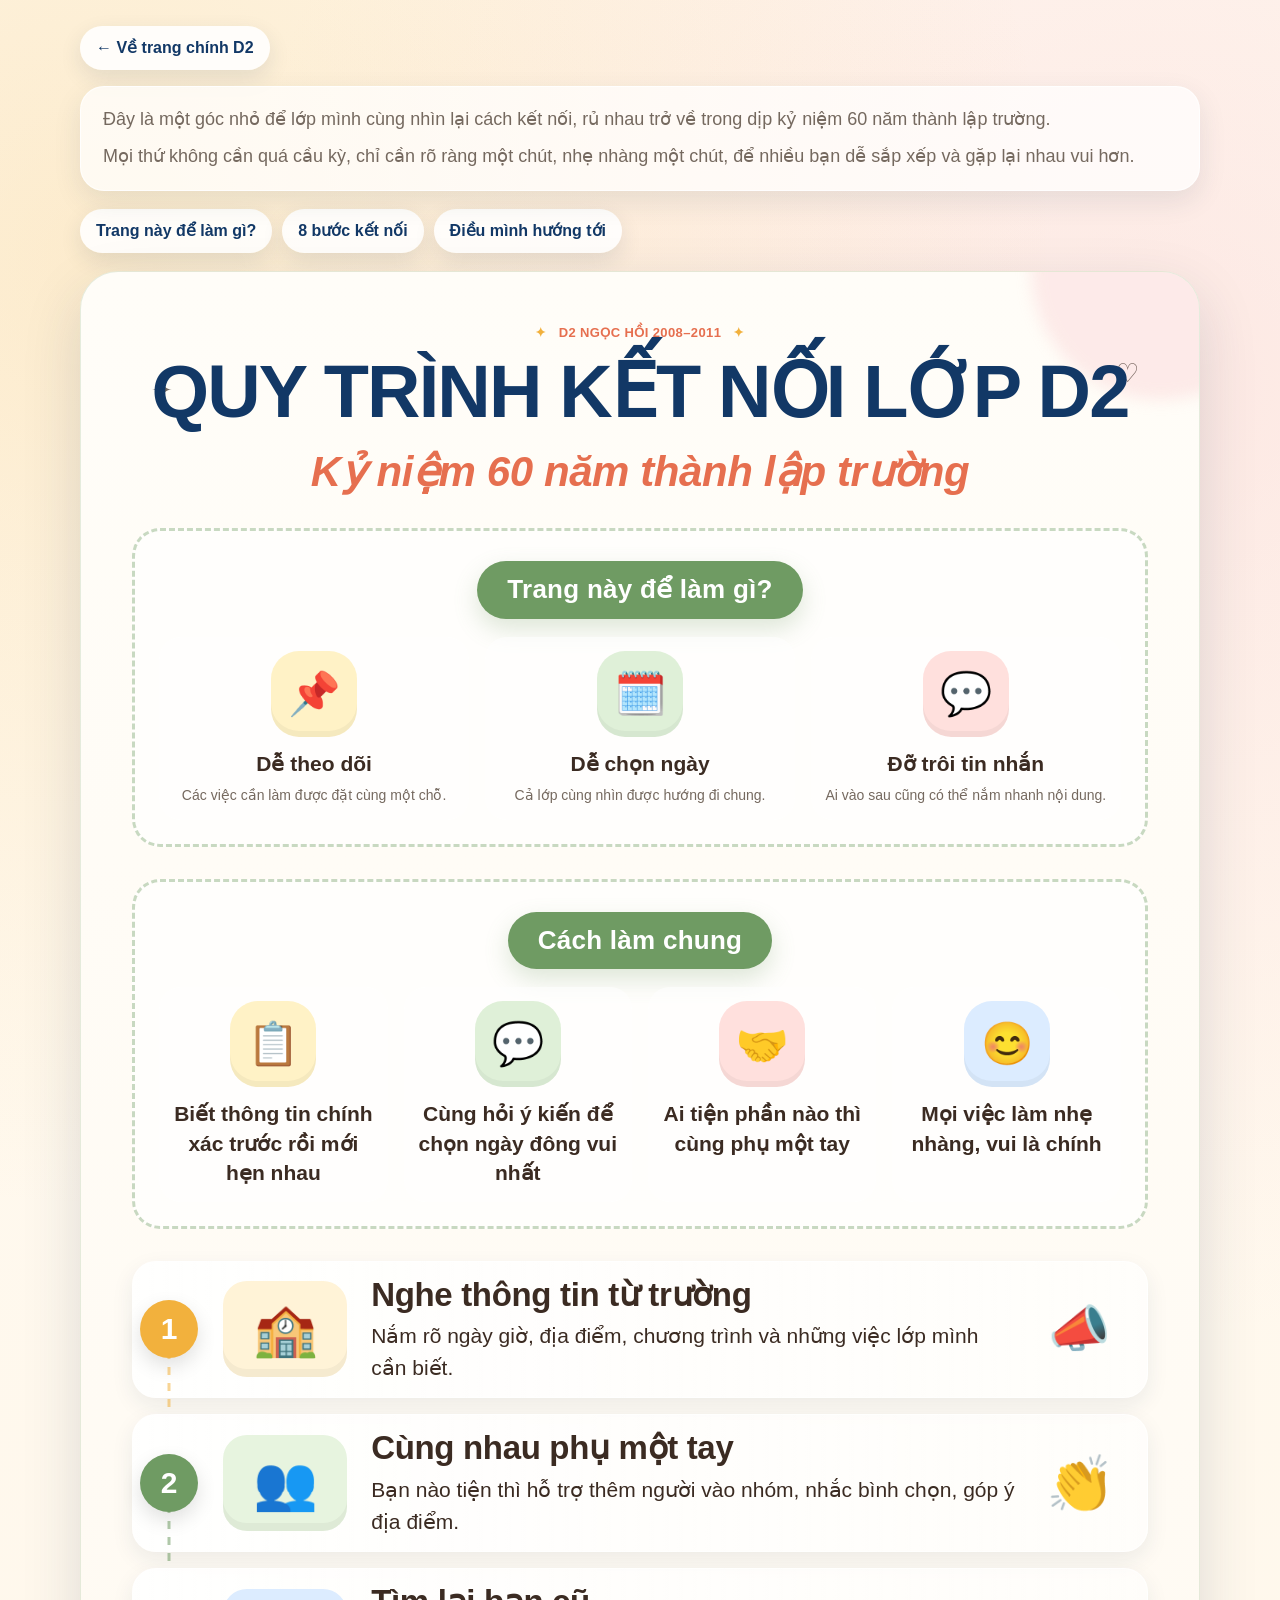
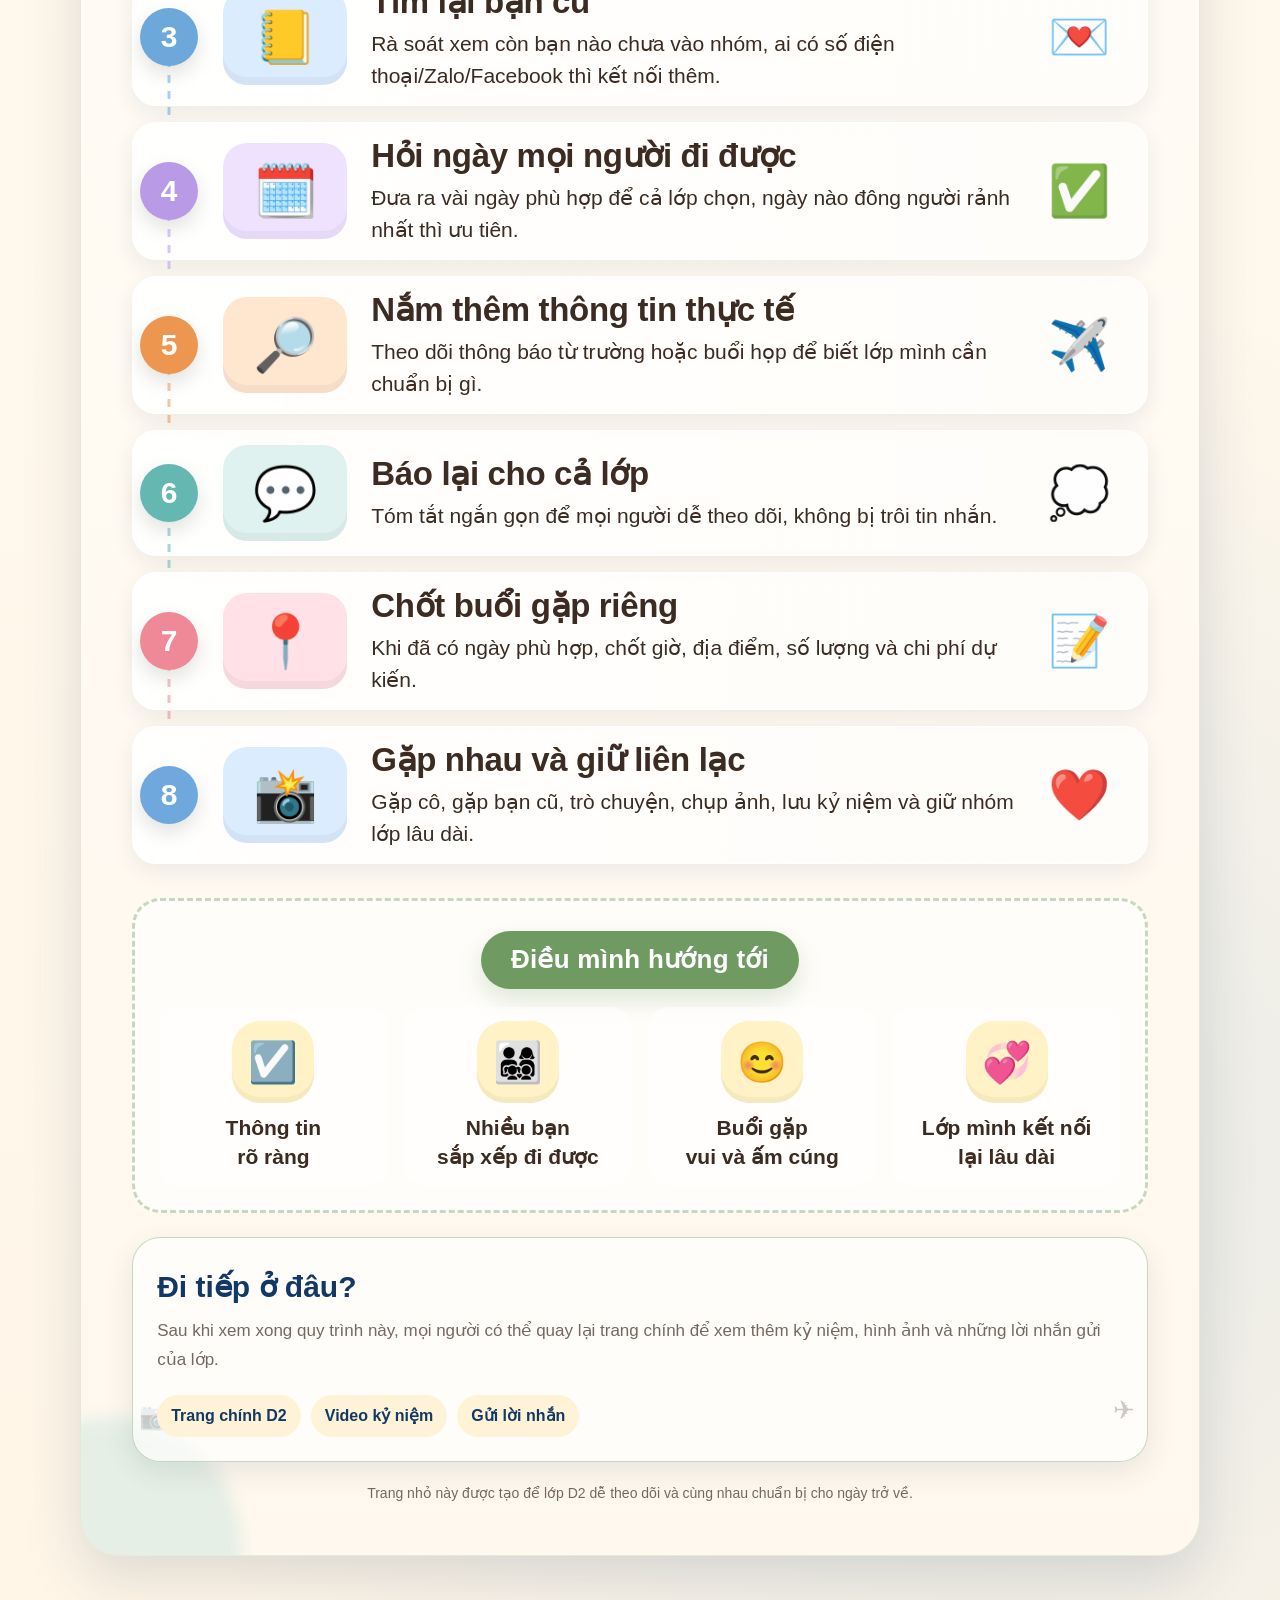
<file: quy-trinh-ket-noi.html>
<!DOCTYPE html>
<html lang="vi">
<head>
  <meta charset="UTF-8" />
  <meta name="viewport" content="width=device-width, initial-scale=1.0" />
  <meta name="description" content="Quy trình kết nối lớp D2 Ngọc Hồi 2008–2011 trong dịp kỷ niệm 60 năm thành lập trường: rõ ràng, nhẹ nhàng, dễ theo dõi." />
  <meta name="theme-color" content="#fff7ea" />
  <title>Quy trình kết nối lớp D2 | D2 Ngọc Hồi 2008–2011</title>

  <!-- Open Graph -->
  <meta property="og:type" content="website" />
  <meta property="og:url" content="https://d2ngochoi.github.io/d2-ngoc-hoi-2008-2011/quy-trinh-ket-noi.html" />
  <meta property="og:title" content="Quy trình kết nối lớp D2 | D2 Ngọc Hồi 2008–2011" />
  <meta property="og:description" content="Một góc nhỏ để lớp D2 cùng nhìn lại cách kết nối, chuẩn bị cho dịp kỷ niệm 60 năm thành lập trường một cách rõ ràng, nhẹ nhàng và dễ theo dõi." />
  <meta property="og:image" content="https://d2ngochoi.github.io/d2-ngoc-hoi-2008-2011/preview-quy-trinh-ket-noi.png" />
  <meta property="og:image:width" content="1200" />
  <meta property="og:image:height" content="630" />
  <meta property="og:locale" content="vi_VN" />
  <meta property="og:site_name" content="D2 Ngọc Hồi 2008–2011" />

  <!-- Twitter -->
  <meta name="twitter:card" content="summary_large_image" />
  <meta name="twitter:title" content="Quy trình kết nối lớp D2 | D2 Ngọc Hồi 2008–2011" />
  <meta name="twitter:description" content="Một góc nhỏ để lớp D2 cùng nhìn lại cách kết nối và chuẩn bị cho dịp kỷ niệm 60 năm thành lập trường." />
  <meta name="twitter:image" content="https://d2ngochoi.github.io/d2-ngoc-hoi-2008-2011/preview-quy-trinh-ket-noi.png" />


  <style>
    :root {
      --bg: #fff8ec;
      --paper: #fffdf8;
      --ink: #123866;
      --text: #3b2b22;
      --muted: #75695f;
      --green: #6f9b63;
      --orange: #f2b13d;
      --coral: #e66f4f;
      --blue: #6ca8d9;
      --purple: #b99ae6;
      --teal: #65b7b2;
      --cream: #fff3d7;
      --line: rgba(111, 155, 99, 0.38);
      --shadow: 0 22px 58px rgba(31, 54, 82, 0.15);
      --soft-shadow: 0 10px 28px rgba(31, 54, 82, 0.10);
      --radius: 28px;
    }

    * {
      box-sizing: border-box;
    }

    html {
      scroll-behavior: smooth;
      -webkit-text-size-adjust: 100%;
      text-size-adjust: 100%;
    }

    body {
      margin: 0;
      min-height: 100vh;
      font-family: "Segoe UI", Arial, Helvetica, sans-serif;
      color: var(--text);
      background:
        radial-gradient(circle at 8% 8%, rgba(242, 177, 61, 0.20), transparent 30%),
        radial-gradient(circle at 91% 12%, rgba(246, 181, 191, 0.25), transparent 31%),
        radial-gradient(circle at 78% 86%, rgba(108, 168, 217, 0.16), transparent 30%),
        linear-gradient(180deg, #fffaf1 0%, #fff6e8 100%);
      overflow-x: hidden;
      text-rendering: optimizeLegibility;
      -webkit-font-smoothing: antialiased;
    }

    a {
      color: inherit;
    }

    img,
    svg {
      max-width: 100%;
      height: auto;
    }

    h1,
    h2,
    p,
    small,
    strong,
    a {
      overflow-wrap: break-word;
    }

    .skip-link {
      position: absolute;
      top: -44px;
      left: 16px;
      z-index: 100;
      padding: 10px 14px;
      border-radius: 999px;
      background: var(--ink);
      color: #fff;
      text-decoration: none;
      font-weight: 800;
      transition: top 0.2s ease;
    }

    .skip-link:focus {
      top: 12px;
    }

    .page-shell {
      width: min(1120px, calc(100% - 32px));
      margin: 26px auto 56px;
      position: relative;
    }

    .topbar {
      display: flex;
      align-items: center;
      justify-content: flex-start;
      gap: 14px;
      margin-bottom: 16px;
      flex-wrap: wrap;
    }

    .back-home,
    .nav-chip {
      border-radius: 999px;
      padding: 11px 16px;
      background: rgba(255, 255, 255, 0.88);
      color: var(--ink);
      font-weight: 800;
      text-decoration: none;
      cursor: pointer;
      box-shadow: 0 8px 22px rgba(31, 54, 82, 0.11);
      transition: transform 0.2s ease, box-shadow 0.2s ease, background 0.2s ease;
      display: inline-flex;
      align-items: center;
      gap: 8px;
      max-width: 100%;
      line-height: 1.35;
    }

    .back-home:hover,
    .nav-chip:hover {
      transform: translateY(-2px);
      box-shadow: 0 12px 28px rgba(31, 54, 82, 0.17);
      background: #fff;
    }

    .hero-note {
      position: relative;
      z-index: 1;
      margin: 0 0 18px;
      padding: 18px 22px;
      border-radius: 24px;
      background: rgba(255, 255, 255, 0.72);
      box-shadow: var(--soft-shadow);
      border: 1px solid rgba(255, 255, 255, 0.8);
      display: grid;
      gap: 8px;
    }

    .hero-note p {
      margin: 0;
      color: var(--muted);
      font-size: clamp(15px, 1.7vw, 18px);
      line-height: 1.65;
    }

    .mini-nav {
      display: flex;
      gap: 10px;
      flex-wrap: wrap;
      margin: 0 0 18px;
    }

    .poster {
      position: relative;
      background: linear-gradient(180deg, var(--paper), #fff8ee);
      border-radius: 38px;
      padding: clamp(22px, 4vw, 54px);
      box-shadow: var(--shadow);
      border: 1px solid rgba(111, 155, 99, 0.18);
      overflow: hidden;
    }

    .poster::before,
    .poster::after {
      content: "";
      position: absolute;
      width: 260px;
      height: 260px;
      border-radius: 50%;
      filter: blur(8px);
      opacity: 0.26;
      pointer-events: none;
    }

    .poster::before {
      top: -132px;
      right: -92px;
      background: #f7b7bd;
    }

    .poster::after {
      bottom: -122px;
      left: -100px;
      background: #9bd5ce;
    }

    .header {
      position: relative;
      text-align: center;
      z-index: 1;
      margin-bottom: 30px;
    }

    .eyebrow {
      display: inline-flex;
      align-items: center;
      justify-content: center;
      gap: 12px;
      margin-bottom: 10px;
      color: var(--coral);
      font-weight: 900;
      letter-spacing: 0.03em;
      text-transform: uppercase;
      font-size: 13px;
      line-height: 1.4;
      max-width: 100%;
      flex-wrap: wrap;
    }

    .eyebrow::before,
    .eyebrow::after {
      content: "✦";
      color: var(--orange);
    }

    h1 {
      max-width: 980px;
      margin: 0 auto;
      color: var(--ink);
      font-size: clamp(34px, 6.4vw, 74px);
      line-height: 1.08;
      letter-spacing: -0.025em;
      text-transform: uppercase;
    }

    .subtitle {
      margin: 14px auto 0;
      max-width: 880px;
      color: var(--coral);
      font-size: clamp(23px, 3.8vw, 42px);
      font-family: "Segoe UI", Arial, Helvetica, sans-serif;
      font-style: italic;
      font-weight: 600;
      letter-spacing: -0.01em;
      line-height: 1.25;
    }

    .section-label {
      width: fit-content;
      max-width: 100%;
      margin: 0 auto 18px;
      padding: 12px 30px;
      border-radius: 999px;
      color: #fff;
      background: var(--green);
      font-weight: 900;
      font-size: clamp(18px, 2.2vw, 26px);
      letter-spacing: 0.01em;
      line-height: 1.3;
      box-shadow: 0 10px 24px rgba(111, 155, 99, 0.24);
      text-align: center;
    }

    .purpose-box,
    .common-box,
    .outcome-box,
    .closing-box {
      position: relative;
      z-index: 1;
      border: 3px dashed var(--line);
      border-radius: var(--radius);
      padding: 30px 24px 24px;
      background: rgba(255, 255, 255, 0.64);
    }

    .purpose-box,
    .common-box {
      margin: 0 0 32px;
    }

    .purpose-grid,
    .common-grid,
    .outcome-grid {
      display: grid;
      gap: 16px;
    }

    .purpose-grid {
      grid-template-columns: repeat(3, minmax(0, 1fr));
    }

    .common-grid,
    .outcome-grid {
      grid-template-columns: repeat(4, minmax(0, 1fr));
    }

    .purpose-item,
    .common-item,
    .outcome {
      min-width: 0;
      text-align: center;
      padding: 14px 10px;
      border-radius: 22px;
      background: rgba(255, 255, 255, 0.58);
      transition: transform 0.25s ease, background 0.25s ease;
    }

    .purpose-item:hover,
    .common-item:hover,
    .outcome:hover {
      transform: translateY(-5px);
      background: rgba(255, 255, 255, 0.86);
    }

    .icon-circle {
      width: 86px;
      height: 86px;
      display: grid;
      place-items: center;
      margin: 0 auto 12px;
      border-radius: 28px;
      font-size: 42px;
      line-height: 1;
      background: #fff2c6;
      box-shadow: inset 0 -6px 0 rgba(0, 0, 0, 0.04);
    }

    .purpose-item:nth-child(2) .icon-circle,
    .common-item:nth-child(2) .icon-circle {
      background: #dff0d8;
    }

    .purpose-item:nth-child(3) .icon-circle,
    .common-item:nth-child(3) .icon-circle {
      background: #ffe0dd;
    }

    .common-item:nth-child(4) .icon-circle {
      background: #dcecff;
    }

    .purpose-item strong,
    .common-item p,
    .outcome strong {
      margin: 0;
      font-size: clamp(16px, 1.8vw, 21px);
      line-height: 1.4;
      font-weight: 800;
      display: block;
    }

    .purpose-item small {
      display: block;
      margin-top: 6px;
      color: var(--muted);
      font-size: 14px;
      line-height: 1.5;
    }

    .timeline {
      position: relative;
      z-index: 1;
      display: grid;
      gap: 16px;
      margin: 8px 0 34px;
    }

    .step {
      --accent: var(--orange);
      display: grid;
      grid-template-columns: 72px 130px minmax(0, 1fr) 92px;
      align-items: center;
      gap: 18px;
      padding: 14px 22px 14px 0;
      border-radius: 24px;
      background: linear-gradient(90deg, rgba(255,255,255,0.88), rgba(255,255,255,0.60));
      box-shadow: 0 8px 22px rgba(31, 54, 82, 0.08);
      border: 1px solid rgba(255, 255, 255, 0.72);
      overflow: visible;
      transform: translateY(18px);
      opacity: 0;
      transition: transform 0.55s ease, opacity 0.55s ease, box-shadow 0.25s ease;
    }

    .step.is-visible {
      transform: translateY(0);
      opacity: 1;
    }

    .step:hover {
      box-shadow: 0 14px 30px rgba(31, 54, 82, 0.14);
    }

    .step:nth-child(2) { --accent: var(--green); }
    .step:nth-child(3) { --accent: var(--blue); }
    .step:nth-child(4) { --accent: var(--purple); }
    .step:nth-child(5) { --accent: #ec9650; }
    .step:nth-child(6) { --accent: var(--teal); }
    .step:nth-child(7) { --accent: #ef8997; }
    .step:nth-child(8) { --accent: #6fa8dc; }

    .number-wrap {
      display: flex;
      justify-content: center;
      position: relative;
      height: 100%;
      align-items: center;
    }

    .number-wrap::after {
      content: "";
      position: absolute;
      left: 50%;
      top: 70%;
      bottom: -32px;
      width: 3px;
      transform: translateX(-50%);
      background: repeating-linear-gradient(to bottom, var(--accent), var(--accent) 8px, transparent 8px, transparent 16px);
      opacity: 0.55;
    }

    .step:last-child .number-wrap::after {
      display: none;
    }

    .number {
      width: 58px;
      height: 58px;
      display: grid;
      place-items: center;
      border-radius: 50%;
      background: var(--accent);
      color: #fff;
      font-weight: 900;
      font-size: 30px;
      line-height: 1;
      box-shadow: 0 8px 20px rgba(0, 0, 0, 0.12);
    }

    .step-art {
      width: 124px;
      height: 96px;
      display: grid;
      place-items: center;
      border-radius: 24px;
      background: #fff3d7;
      font-size: 52px;
      line-height: 1;
      box-shadow: inset 0 -8px 0 rgba(0, 0, 0, 0.04);
    }

    .step:nth-child(2) .step-art { background: #e7f4df; }
    .step:nth-child(3) .step-art { background: #dcecff; }
    .step:nth-child(4) .step-art { background: #eee2ff; }
    .step:nth-child(5) .step-art { background: #ffe6cf; }
    .step:nth-child(6) .step-art { background: #dff2ef; }
    .step:nth-child(7) .step-art { background: #ffe1e7; }
    .step:nth-child(8) .step-art { background: #dcecff; }

    .step-content {
      min-width: 0;
    }

    .step h2 {
      margin: 0 0 6px;
      font-size: clamp(22px, 2.8vw, 33px);
      line-height: 1.18;
      color: var(--text);
      letter-spacing: -0.01em;
    }

    .step p {
      margin: 0;
      color: var(--text);
      font-size: clamp(16px, 1.75vw, 21px);
      line-height: 1.5;
    }

    .side-icon {
      font-size: 50px;
      line-height: 1;
      text-align: center;
      opacity: 0.95;
    }

    .outcome-box {
      margin-bottom: 24px;
    }

    .outcome .icon-circle {
      width: 82px;
      height: 82px;
      font-size: 40px;
      margin-bottom: 10px;
    }

    .closing-box {
      display: grid;
      gap: 12px;
      margin-top: 24px;
      border-style: solid;
      border-width: 1px;
      box-shadow: var(--soft-shadow);
    }

    .closing-box h2 {
      margin: 0;
      color: var(--ink);
      font-size: clamp(22px, 2.4vw, 30px);
      line-height: 1.25;
    }

    .closing-box p {
      margin: 0;
      color: var(--muted);
      font-size: 17px;
      line-height: 1.7;
    }

    .quick-links {
      display: flex;
      gap: 10px;
      flex-wrap: wrap;
      margin-top: 8px;
    }

    .quick-links a {
      border-radius: 999px;
      padding: 10px 14px;
      background: var(--cream);
      color: var(--ink);
      text-decoration: none;
      font-weight: 800;
      line-height: 1.35;
      transition: transform 0.2s ease, background 0.2s ease;
    }

    .quick-links a:hover {
      transform: translateY(-2px);
      background: #ffe8b0;
    }

    .small-note {
      position: relative;
      z-index: 1;
      text-align: center;
      margin: 20px 0 0;
      color: var(--muted);
      font-size: 14px;
      line-height: 1.6;
    }

    .floating {
      position: absolute;
      z-index: 0;
      font-size: 26px;
      line-height: 1;
      opacity: 0.7;
      animation: float 5s ease-in-out infinite;
      pointer-events: none;
    }

    .f1 { top: 88px; right: 60px; animation-delay: 0s; }
    .f2 { top: 105px; left: 70px; animation-delay: 1s; }
    .f3 { bottom: 132px; right: 64px; animation-delay: 0.6s; }
    .f4 { bottom: 126px; left: 58px; animation-delay: 1.4s; }

    @keyframes float {
      0%, 100% { transform: translateY(0) rotate(0deg); }
      50% { transform: translateY(-12px) rotate(5deg); }
    }

    @media (max-width: 900px) {
      .purpose-grid {
        grid-template-columns: 1fr;
      }

      .common-grid,
      .outcome-grid {
        grid-template-columns: repeat(2, minmax(0, 1fr));
      }

      .step {
        grid-template-columns: 58px 92px minmax(0, 1fr);
        padding: 12px 14px 12px 0;
      }

      .step-art {
        width: 88px;
        height: 82px;
        font-size: 40px;
        border-radius: 20px;
      }

      .side-icon {
        display: none;
      }
    }

    @media (max-width: 560px) {
      .page-shell {
        width: min(100% - 20px, 1120px);
        margin-top: 14px;
      }

      .topbar {
        justify-content: center;
      }

      .back-home,
      .nav-chip {
        width: 100%;
        justify-content: center;
        text-align: center;
        font-size: 14px;
        padding: 10px 13px;
        white-space: normal;
      }

      .hero-note {
        padding: 16px 14px;
      }

      .poster {
        border-radius: 28px;
        padding: 22px 14px 26px;
      }

      h1 {
        font-size: clamp(30px, 11vw, 44px);
        line-height: 1.12;
        letter-spacing: -0.015em;
      }

      .subtitle {
        font-size: clamp(21px, 7vw, 30px);
      }

      .purpose-box,
      .common-box,
      .outcome-box,
      .closing-box {
        padding: 24px 12px 16px;
        border-radius: 22px;
      }

      .common-grid,
      .outcome-grid {
        grid-template-columns: 1fr;
      }

      .step {
        grid-template-columns: 54px minmax(0, 1fr);
        gap: 10px;
        padding: 14px 12px 14px 0;
      }

      .step-art {
        grid-column: 2;
        width: 76px;
        height: 70px;
        font-size: 34px;
        margin-bottom: 2px;
      }

      .step-content {
        grid-column: 2;
      }

      .number {
        width: 48px;
        height: 48px;
        font-size: 25px;
      }

      .number-wrap {
        grid-row: 1 / span 2;
      }

      .floating {
        display: none;
      }

      .quick-links a {
        width: 100%;
        text-align: center;
      }
    }

    @media (max-width: 380px) {
      .page-shell {
        width: min(100% - 12px, 1120px);
      }

      .poster {
        padding-left: 10px;
        padding-right: 10px;
      }

      .section-label {
        padding-left: 18px;
        padding-right: 18px;
      }
    }

    @media print {
      body {
        background: #fff;
      }

      .topbar,
      .mini-nav,
      .skip-link {
        display: none !important;
      }

      .page-shell {
        width: 100%;
        margin: 0;
      }

      .poster {
        box-shadow: none;
        border-radius: 0;
        border: 0;
      }

      .hero-note,
      .step,
      .purpose-item,
      .common-item,
      .outcome {
        box-shadow: none;
      }

      .step {
        opacity: 1;
        transform: none;
        break-inside: avoid;
      }

      .closing-box {
        break-inside: avoid;
      }
    }

    @media (prefers-reduced-motion: reduce) {
      html {
        scroll-behavior: auto;
      }

      *, *::before, *::after {
        animation-duration: 0.01ms !important;
        animation-iteration-count: 1 !important;
        transition-duration: 0.01ms !important;
      }

      .step {
        opacity: 1;
        transform: none;
      }
    }
  </style>
</head>

<body>
  <a class="skip-link" href="#content">Bỏ qua phần đầu</a>

  <main class="page-shell" id="top">
    <div class="topbar">
      <a class="back-home" href="https://d2ngochoi.github.io/d2-ngoc-hoi-2008-2011/">← Về trang chính D2</a>
    </div>

    <section class="hero-note" aria-label="Giới thiệu ngắn">
      <p>
        Đây là một góc nhỏ để lớp mình cùng nhìn lại cách kết nối, rủ nhau trở về trong dịp kỷ niệm 60 năm thành lập trường.
      </p>
      <p>
        Mọi thứ không cần quá cầu kỳ, chỉ cần rõ ràng một chút, nhẹ nhàng một chút, để nhiều bạn dễ sắp xếp và gặp lại nhau vui hơn.
      </p>
    </section>

    <nav class="mini-nav" aria-label="Liên kết trong trang">
      <a class="nav-chip" href="#muc-dich">Trang này để làm gì?</a>
      <a class="nav-chip" href="#quy-trinh">8 bước kết nối</a>
      <a class="nav-chip" href="#huong-toi">Điều mình hướng tới</a>
    </nav>

    <article class="poster" id="content">
      <span class="floating f1">♡</span>
      <span class="floating f2">✦</span>
      <span class="floating f3">✈</span>
      <span class="floating f4">📷</span>

      <header class="header">
        <div class="eyebrow">D2 Ngọc Hồi 2008–2011</div>
        <h1>Quy trình kết nối lớp D2</h1>
        <p class="subtitle">Kỷ niệm 60 năm thành lập trường</p>
      </header>

      <section class="purpose-box" id="muc-dich" aria-labelledby="purpose-title">
        <div class="section-label" id="purpose-title">Trang này để làm gì?</div>
        <div class="purpose-grid">
          <div class="purpose-item">
            <div class="icon-circle">📌</div>
            <strong>Dễ theo dõi</strong>
            <small>Các việc cần làm được đặt cùng một chỗ.</small>
          </div>
          <div class="purpose-item">
            <div class="icon-circle">🗓️</div>
            <strong>Dễ chọn ngày</strong>
            <small>Cả lớp cùng nhìn được hướng đi chung.</small>
          </div>
          <div class="purpose-item">
            <div class="icon-circle">💬</div>
            <strong>Đỡ trôi tin nhắn</strong>
            <small>Ai vào sau cũng có thể nắm nhanh nội dung.</small>
          </div>
        </div>
      </section>

      <section class="common-box" aria-labelledby="common-title">
        <div class="section-label" id="common-title">Cách làm chung</div>
        <div class="common-grid">
          <div class="common-item">
            <div class="icon-circle">📋</div>
            <p>Biết thông tin chính xác trước rồi mới hẹn nhau</p>
          </div>
          <div class="common-item">
            <div class="icon-circle">💬</div>
            <p>Cùng hỏi ý kiến để chọn ngày đông vui nhất</p>
          </div>
          <div class="common-item">
            <div class="icon-circle">🤝</div>
            <p>Ai tiện phần nào thì cùng phụ một tay</p>
          </div>
          <div class="common-item">
            <div class="icon-circle">😊</div>
            <p>Mọi việc làm nhẹ nhàng, vui là chính</p>
          </div>
        </div>
      </section>

      <section class="timeline" id="quy-trinh" aria-label="8 bước kết nối lớp">
        <div class="step">
          <div class="number-wrap"><div class="number">1</div></div>
          <div class="step-art">🏫</div>
          <div class="step-content">
            <h2>Nghe thông tin từ trường</h2>
            <p>Nắm rõ ngày giờ, địa điểm, chương trình và những việc lớp mình cần biết.</p>
          </div>
          <div class="side-icon">📣</div>
        </div>

        <div class="step">
          <div class="number-wrap"><div class="number">2</div></div>
          <div class="step-art">👥</div>
          <div class="step-content">
            <h2>Cùng nhau phụ một tay</h2>
            <p>Bạn nào tiện thì hỗ trợ thêm người vào nhóm, nhắc bình chọn, góp ý địa điểm.</p>
          </div>
          <div class="side-icon">👏</div>
        </div>

        <div class="step">
          <div class="number-wrap"><div class="number">3</div></div>
          <div class="step-art">📒</div>
          <div class="step-content">
            <h2>Tìm lại bạn cũ</h2>
            <p>Rà soát xem còn bạn nào chưa vào nhóm, ai có số điện thoại/Zalo/Facebook thì kết nối thêm.</p>
          </div>
          <div class="side-icon">💌</div>
        </div>

        <div class="step">
          <div class="number-wrap"><div class="number">4</div></div>
          <div class="step-art">🗓️</div>
          <div class="step-content">
            <h2>Hỏi ngày mọi người đi được</h2>
            <p>Đưa ra vài ngày phù hợp để cả lớp chọn, ngày nào đông người rảnh nhất thì ưu tiên.</p>
          </div>
          <div class="side-icon">✅</div>
        </div>

        <div class="step">
          <div class="number-wrap"><div class="number">5</div></div>
          <div class="step-art">🔎</div>
          <div class="step-content">
            <h2>Nắm thêm thông tin thực tế</h2>
            <p>Theo dõi thông báo từ trường hoặc buổi họp để biết lớp mình cần chuẩn bị gì.</p>
          </div>
          <div class="side-icon">✈️</div>
        </div>

        <div class="step">
          <div class="number-wrap"><div class="number">6</div></div>
          <div class="step-art">💬</div>
          <div class="step-content">
            <h2>Báo lại cho cả lớp</h2>
            <p>Tóm tắt ngắn gọn để mọi người dễ theo dõi, không bị trôi tin nhắn.</p>
          </div>
          <div class="side-icon">💭</div>
        </div>

        <div class="step">
          <div class="number-wrap"><div class="number">7</div></div>
          <div class="step-art">📍</div>
          <div class="step-content">
            <h2>Chốt buổi gặp riêng</h2>
            <p>Khi đã có ngày phù hợp, chốt giờ, địa điểm, số lượng và chi phí dự kiến.</p>
          </div>
          <div class="side-icon">📝</div>
        </div>

        <div class="step">
          <div class="number-wrap"><div class="number">8</div></div>
          <div class="step-art">📸</div>
          <div class="step-content">
            <h2>Gặp nhau và giữ liên lạc</h2>
            <p>Gặp cô, gặp bạn cũ, trò chuyện, chụp ảnh, lưu kỷ niệm và giữ nhóm lớp lâu dài.</p>
          </div>
          <div class="side-icon">❤️</div>
        </div>
      </section>

      <section class="outcome-box" id="huong-toi" aria-labelledby="outcome-title">
        <div class="section-label" id="outcome-title">Điều mình hướng tới</div>
        <div class="outcome-grid">
          <div class="outcome">
            <div class="icon-circle">☑️</div>
            <strong>Thông tin<br />rõ ràng</strong>
          </div>
          <div class="outcome">
            <div class="icon-circle">👨‍👩‍👧‍👦</div>
            <strong>Nhiều bạn<br />sắp xếp đi được</strong>
          </div>
          <div class="outcome">
            <div class="icon-circle">😊</div>
            <strong>Buổi gặp<br />vui và ấm cúng</strong>
          </div>
          <div class="outcome">
            <div class="icon-circle">💞</div>
            <strong>Lớp mình kết nối<br />lại lâu dài</strong>
          </div>
        </div>
      </section>

      <section class="closing-box" aria-label="Liên kết nhanh">
        <h2>Đi tiếp ở đâu?</h2>
        <p>
          Sau khi xem xong quy trình này, mọi người có thể quay lại trang chính để xem thêm kỷ niệm, hình ảnh và những lời nhắn gửi của lớp.
        </p>
        <div class="quick-links">
          <a href="https://d2ngochoi.github.io/d2-ngoc-hoi-2008-2011/">Trang chính D2</a>
          <a href="https://d2ngochoi.github.io/d2-ngoc-hoi-2008-2011/#video-ky-niem">Video kỷ niệm</a>
          <a href="https://d2ngochoi.github.io/d2-ngoc-hoi-2008-2011/#video-ky-niem">Gửi lời nhắn</a>
        </div>
      </section>

      <p class="small-note">
        Trang nhỏ này được tạo để lớp D2 dễ theo dõi và cùng nhau chuẩn bị cho ngày trở về.
      </p>
    </article>
  </main>

  <script>
    const steps = document.querySelectorAll('.step');
    const reduceMotion = window.matchMedia('(prefers-reduced-motion: reduce)').matches;

    if (reduceMotion) {
      steps.forEach((step) => step.classList.add('is-visible'));
    } else {
      const observer = new IntersectionObserver((entries) => {
        entries.forEach((entry) => {
          if (entry.isIntersecting) {
            entry.target.classList.add('is-visible');
            observer.unobserve(entry.target);
          }
        });
      }, { threshold: 0.18 });

      steps.forEach((step, index) => {
        step.style.transitionDelay = `${index * 70}ms`;
        observer.observe(step);
      });
    }
  </script>
</body>
</html>
</file>
